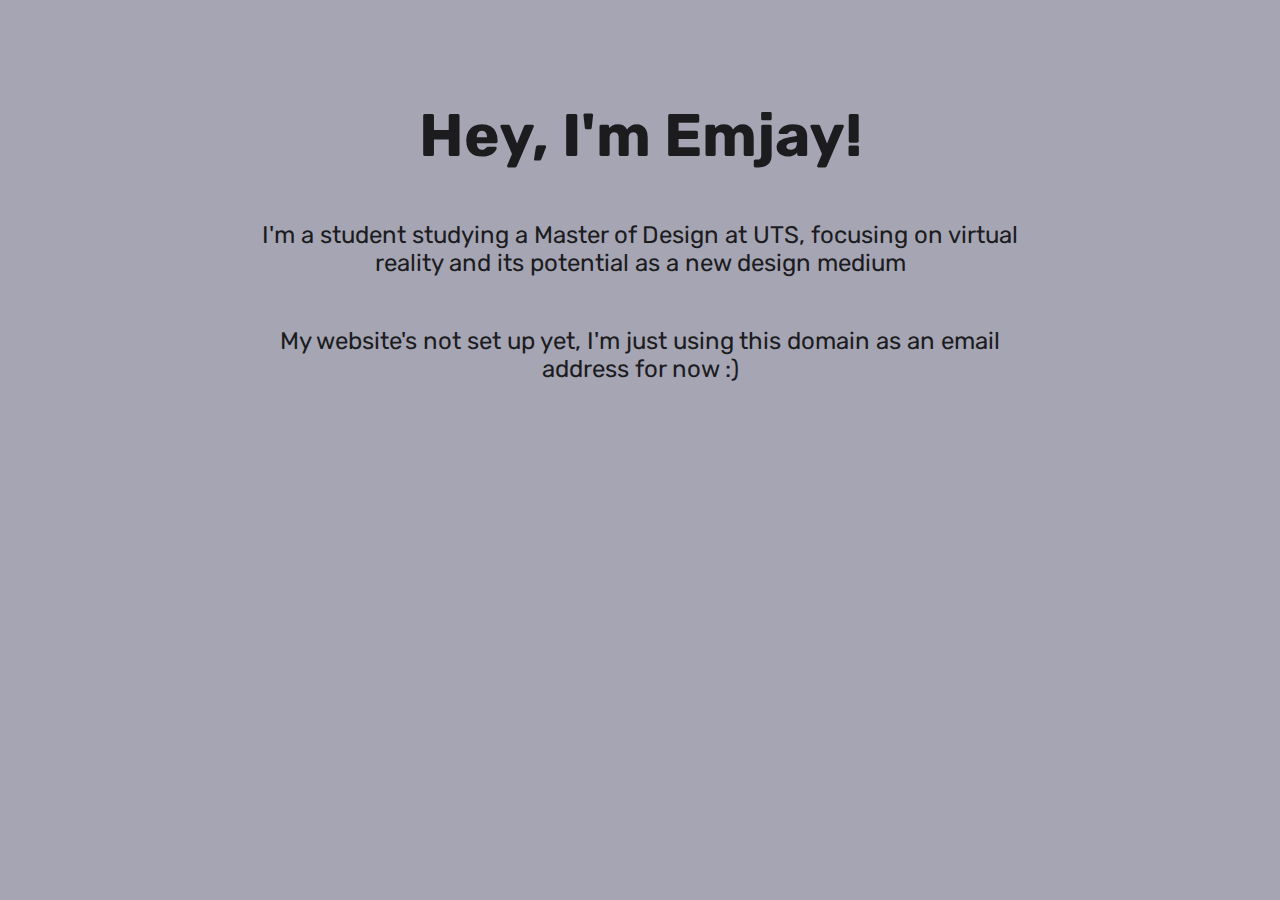
<file: index.html>
<!doctype html>
<!-- G'day :) -->

<html>
    <head>
        <meta charset="utf-8">
        <meta name="description" content="Emjay Fisher">
        <meta name="viewport" content="width=device-width">

        <title>Emjay Fisher</title>
        <link href="styles.css" rel="stylesheet">
    </head>

    <body>
        <main>
            <h1>Hey, I'm Emjay!</h1>

            <p>I'm a student studying a Master of Design at UTS, focusing on virtual reality and its potential as a new design medium</p>

            <p>My website's not set up yet, I'm just using this domain as an email address for now :)</p>
        </main>
    </body>
</html>
</file>
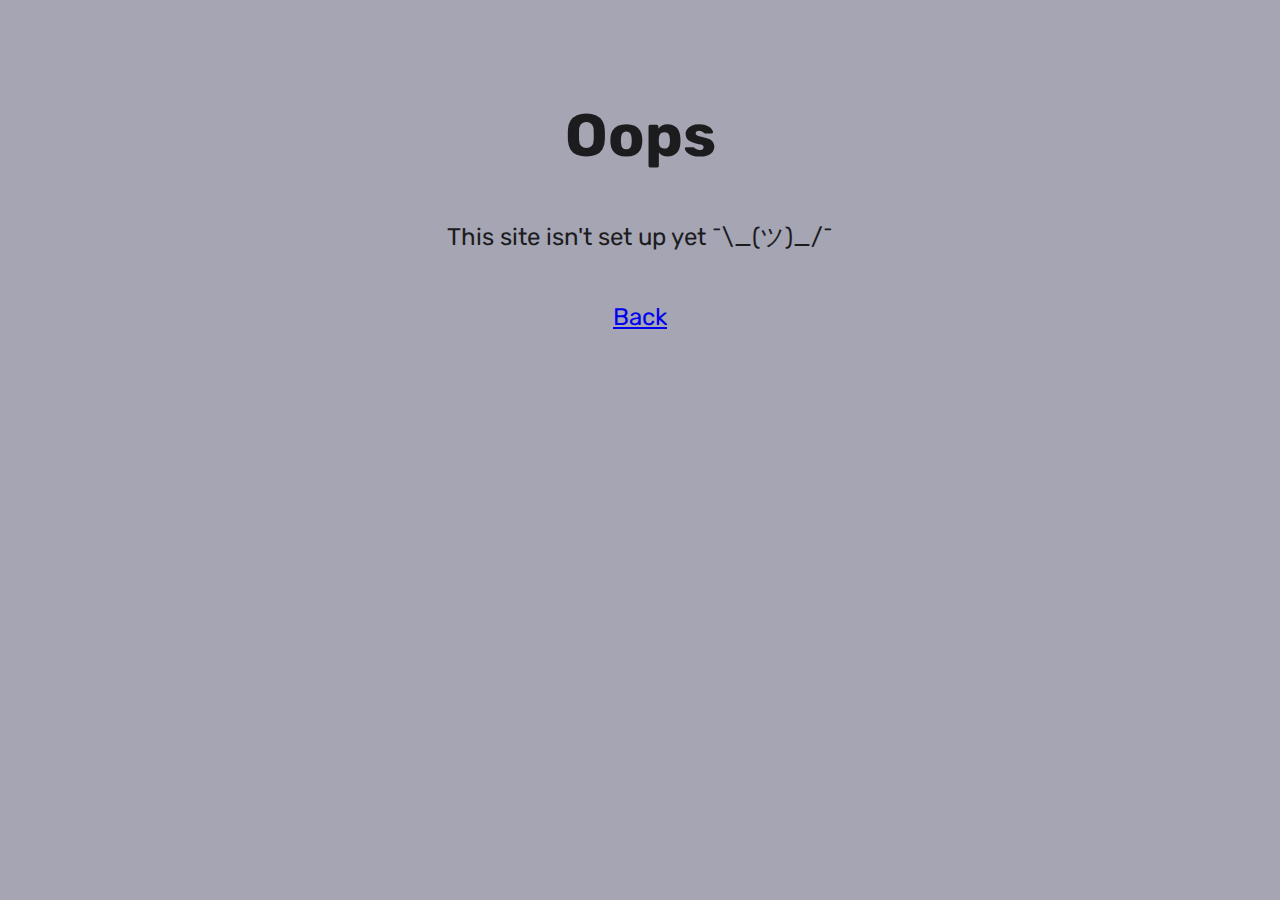
<file: placeholder.html>
<!doctype html>
<!-- G'day :) -->

<html>
    <head>
        <meta charset="utf-8">
        <meta name="description" content="Emjay Fisher">
        <meta name="viewport" content="width=device-width">

        <title>Emjay Fisher</title>
        <link href="styles.css" rel="stylesheet">
    </head>

    <body>
        <main>
            <h1>Oops</h1>

            <p id="placeholder">This site isn't set up yet ¯\_(ツ)_/¯</p>

            <a href="https://emjay.fish"><p>Back</p></a>
        </main>
    </body>
</html>
</file>
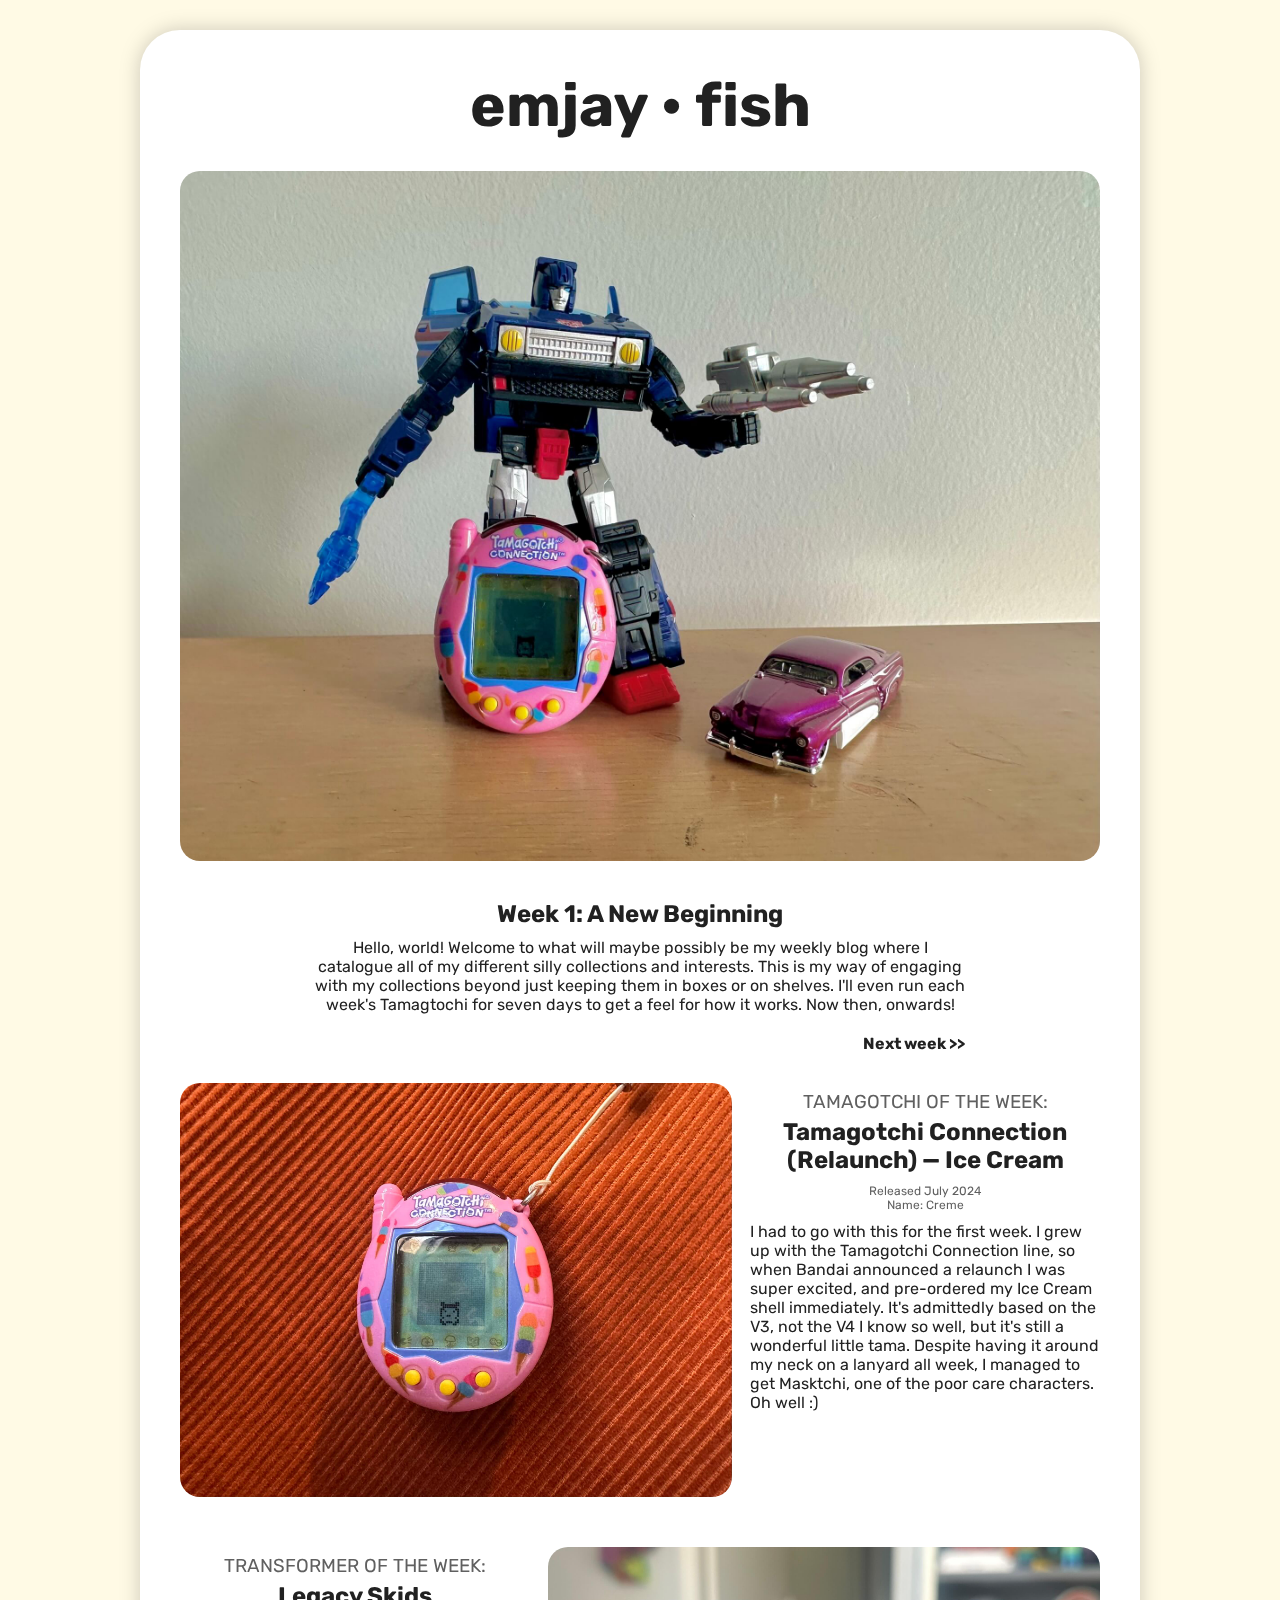
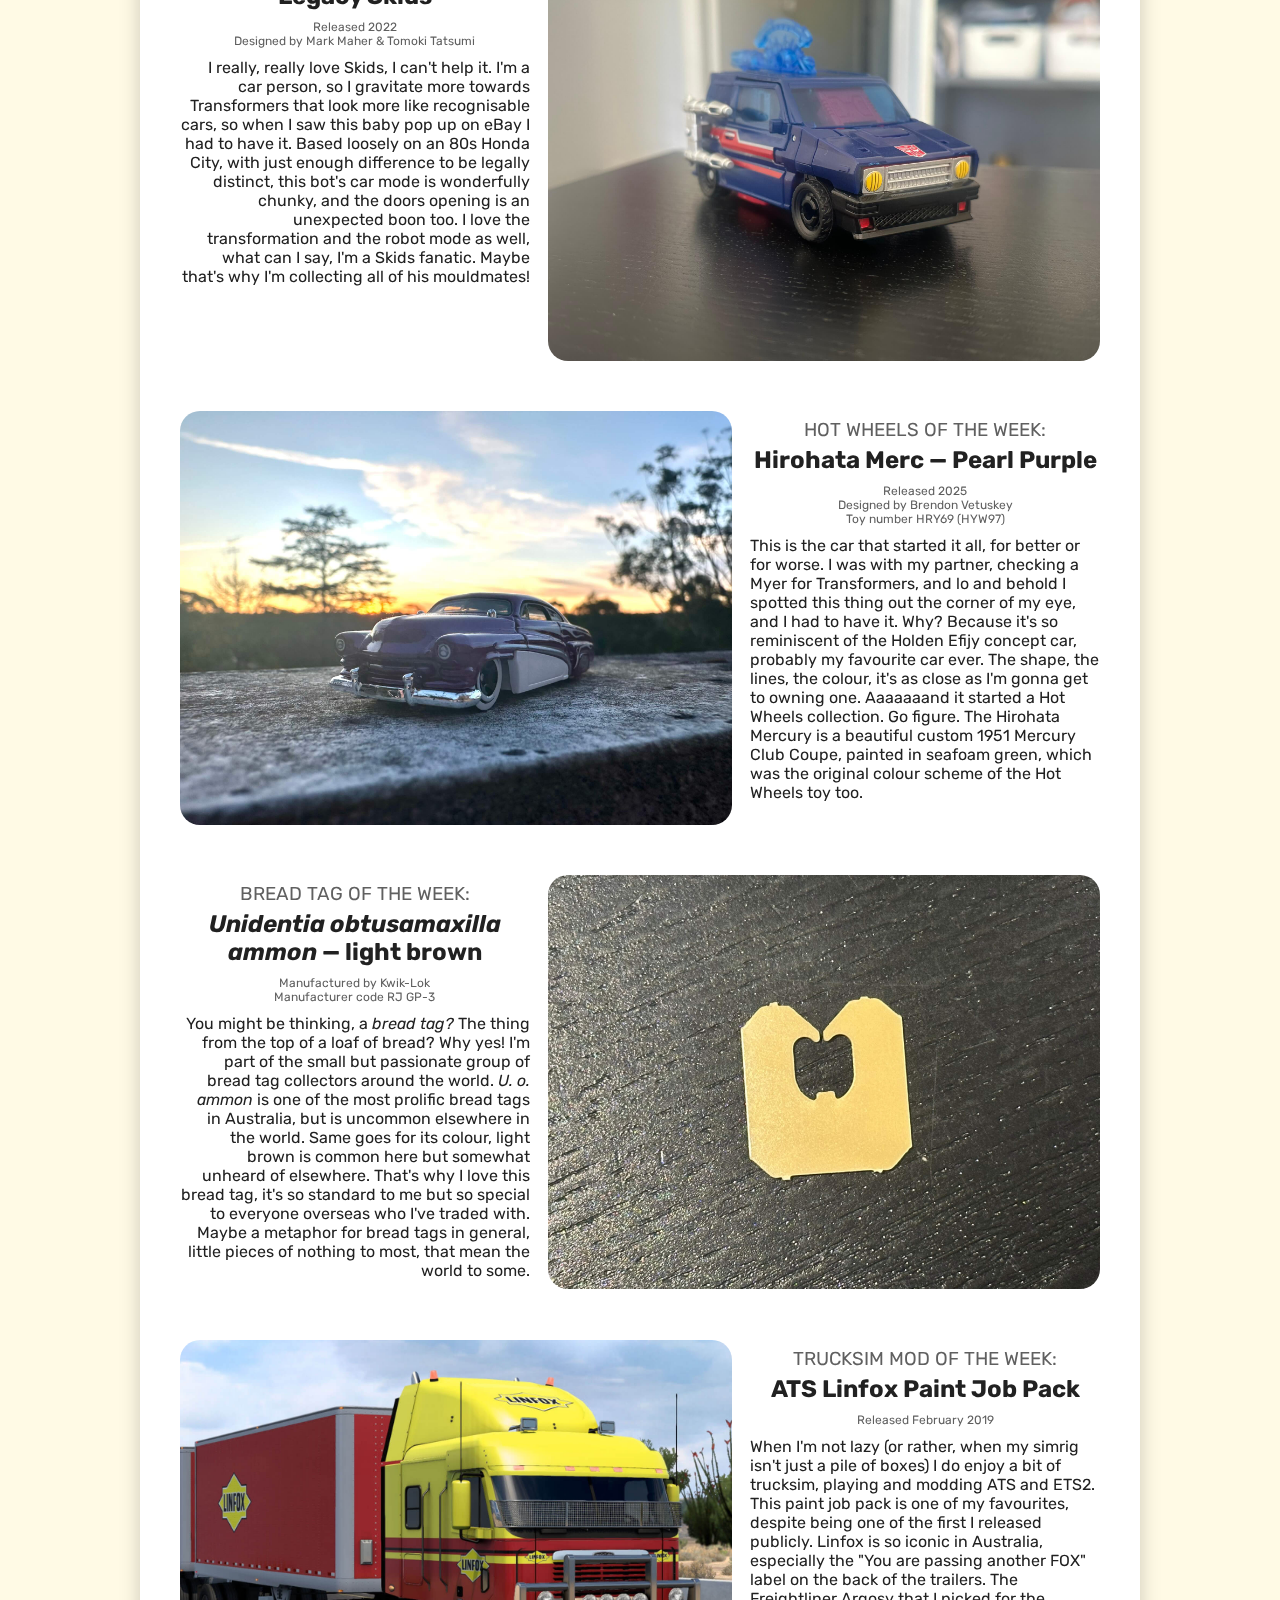
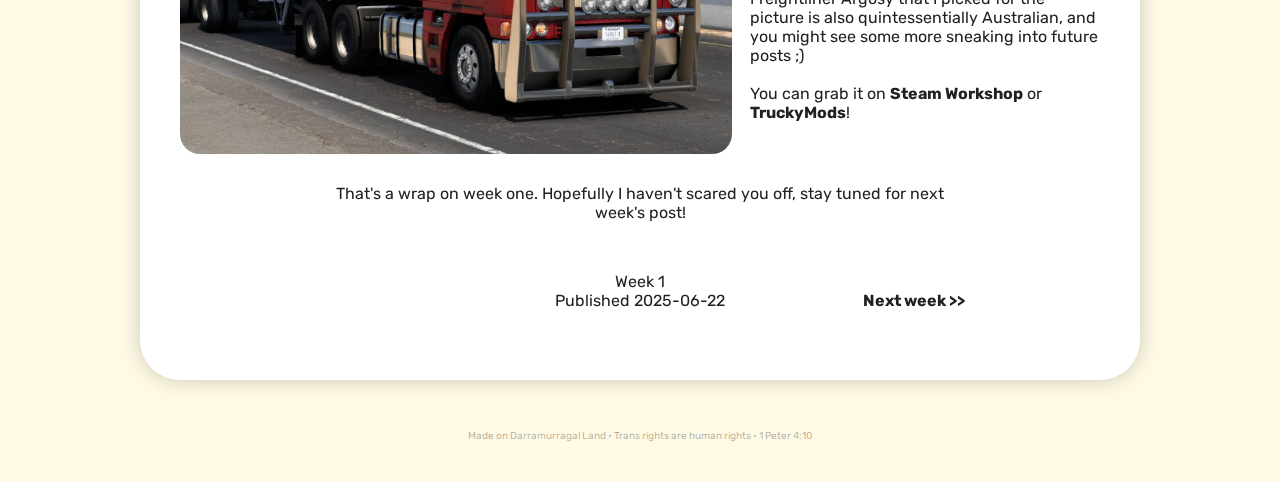
<file: blog/1.html>
<!doctype html>
<!-- What are we, some kind of emjay.fish? -->

<html>
    <head>
        <meta charset="utf-8">
        <meta name="description" content="emjay • fish">
        <meta name="viewport" content="width=device-width">
        <meta property="og:image" content="https://emjay.fish/blog/images/1-hero.jpg">

        <title>emjay &bull; fish</title>
        <link href="../styles-blog.css" rel="stylesheet">
    </head>

    <body>
        <main>
            <a href="https://emjay.fish/blog"><h1>emjay &bull; fish</h1></a>

            <img src="images/1-hero.jpg" alt="Transformer in robot mode with pink Tamagotchi leaning against its legs, and a Hot Wheels car next to it">

            <div class="description">
                <h2>Week 1: A New Beginning</h2>
                <p>
                    Hello, world! Welcome to what will maybe possibly be my weekly blog where I catalogue all of my different silly collections and interests. 
                    This is my way of engaging with my collections beyond just keeping them in boxes or on shelves. 
                    I'll even run each week's Tamagtochi for seven days to get a feel for how it works. Now then, onwards!
                </p>
            </div>

            <div class="nav-buttons">
                <p></p>
                <p></p>
                <p class="nav-r"><a href="https://emjay.fish/blog/2">Next week &gt;&gt;</a></p>
            </div>

            <div class="outer-grid">

                <div class="left-grid" id="tamagotchi">
                    <img class="grid-img" src="images/1-tama.jpg" alt="Pink tamagotchi on an orange corduroy fabric background">
                    <div class="grid-txt">
                        <h3>Tamagotchi of the Week:</h3>
                        <h2>Tamagotchi Connection (Relaunch) &mdash; Ice Cream</h2>
                        <p class="info">Released July 2024<br>Name: Creme</p>
                        <p>
                            I had to go with this for the first week. I grew up with the Tamagotchi Connection line, so when Bandai announced a relaunch I was super excited, 
                            and pre-ordered my Ice Cream shell immediately. It's admittedly based on the V3, not the V4 I know so well, but it's still a wonderful little tama.
                            Despite having it around my neck on a lanyard all week, I managed to get Masktchi, one of the poor care characters. Oh well :)
                        </p>
                    </div>
                </div>

                <div class="right-grid" id="transformer">
                    <img class="grid-img" src="images/1-transformer.jpg" alt="Blue transformer in vehicle mode">
                    <div class="grid-txt">
                        <h3>Transformer of the Week:</h3>
                        <h2>Legacy Skids</h2>
                        <p class="info">Released 2022<br>Designed by Mark Maher & Tomoki Tatsumi</p>
                        <p>
                            I really, really love Skids, I can't help it. I'm a car person, so I gravitate more towards Transformers that look more like recognisable cars,
                            so when I saw this baby pop up on eBay I had to have it. Based loosely on an 80s Honda City, with just enough difference to be legally distinct,
                            this bot's car mode is wonderfully chunky, and the doors opening is an unexpected boon too. I love the transformation and the robot mode as well,
                            what can I say, I'm a Skids fanatic. Maybe that's why I'm collecting all of his mouldmates!
                        </p>
                    </div>
                </div>

                <div class="left-grid" id="hot-wheels">
                    <img class="grid-img" src="images/1-hot-wheels.jpg" alt="Purple hot wheels car perched on a railing with a sunset behind">
                    <div class="grid-txt">
                        <h3>Hot Wheels of the Week:</h3>
                        <h2>Hirohata Merc &mdash; Pearl Purple</h2>
                        <p class="info">Released 2025<br>Designed by Brendon Vetuskey<br>Toy number HRY69 (HYW97)</p>
                        <p>
                            This is the car that started it all, for better or for worse. I was with my partner, checking a Myer for Transformers, and lo and behold I spotted
                            this thing out the corner of my eye, and I had to have it. Why? Because it's so reminiscent of the Holden Efijy concept car, probably my favourite
                            car ever. The shape, the lines, the colour, it's as close as I'm gonna get to owning one. Aaaaaaand it started a Hot Wheels collection. Go figure.
                            The Hirohata Mercury is a beautiful custom 1951 Mercury Club Coupe, painted in seafoam green, which was the original colour scheme of the Hot Wheels toy too.
                        </p>
                    </div>
                </div>

                <div class="right-grid" id="bread-tag">
                    <img class="grid-img" src="images/1-bread-tag.jpg" alt="Brown bread tag on black background">
                    <div class="grid-txt">
                        <h3>Bread Tag of the Week:</h3>
                        <h2><i>Unidentia obtusamaxilla ammon</i> &mdash; light brown</h2>
                        <p class="info">Manufactured by Kwik-Lok<br>Manufacturer code RJ GP-3</p>
                        <p>
                            You might be thinking, a <em>bread tag?</em> The thing from the top of a loaf of bread? Why yes! I'm part of the small but passionate group of bread tag collectors around the world.
                            <i>U. o. ammon</i> is one of the most prolific bread tags in Australia, but is uncommon elsewhere in the world. Same goes for its colour,
                            light brown is common here but somewhat unheard of elsewhere. That's why I love this bread tag, it's so standard to me but so special to everyone overseas
                            who I've traded with. Maybe a metaphor for bread tags in general, little pieces of nothing to most, that mean the world to some.
                        </p>
                    </div>
                </div>

                <div class="left-grid" id="trucksim">
                    <img class="grid-img" src="images/1-trucksim.jpg" alt="Linfox-branded truck with trailers">
                    <div class="grid-txt">
                        <h3>Trucksim Mod of the Week:</h3>
                        <h2>ATS Linfox Paint Job Pack</h2>
                        <p class="info">Released February 2019</p>
                        <p>
                            When I'm not lazy (or rather, when my simrig isn't just a pile of boxes) I do enjoy a bit of trucksim, playing and modding ATS and ETS2. This paint job pack is one
                            of my favourites, despite being one of the first I released publicly. Linfox is so iconic in Australia, especially the "You are passing another FOX" label on the
                            back of the trailers. The Freightliner Argosy that I picked for the picture is also quintessentially Australian, and you might see some more sneaking into future posts ;)
                            <br><br>You can grab it on <a href="https://steamcommunity.com/sharedfiles/filedetails/?id=1662312280">Steam Workshop</a> or 
                            <a href="https://truckymods.io/american-truck-simulator/truck-paint-jobs/linfox-paint-job-pack">TruckyMods</a>!
                        </p>
                    </div>
                </div>

            </div> <!-- outer-grid -->

            <div class="description bottom-desc">
                <p>That's a wrap on week one. Hopefully I haven't scared you off, stay tuned for next week's post!</p>
            </div>

            <div class="nav-buttons">
                <p></p>
                <p>Week 1<br>Published 2025-06-22</p>
                <p class="nav-r"><a href="https://emjay.fish/blog/2"><br>Next week &gt;&gt;</a></p>
            </div>
        </main>

        <footer>
            <p>Made on Darramurragal Land &bull; Trans rights are human rights &bull; 1 Peter 4:10</p>
        </footer>
    </body>
</html>
</file>
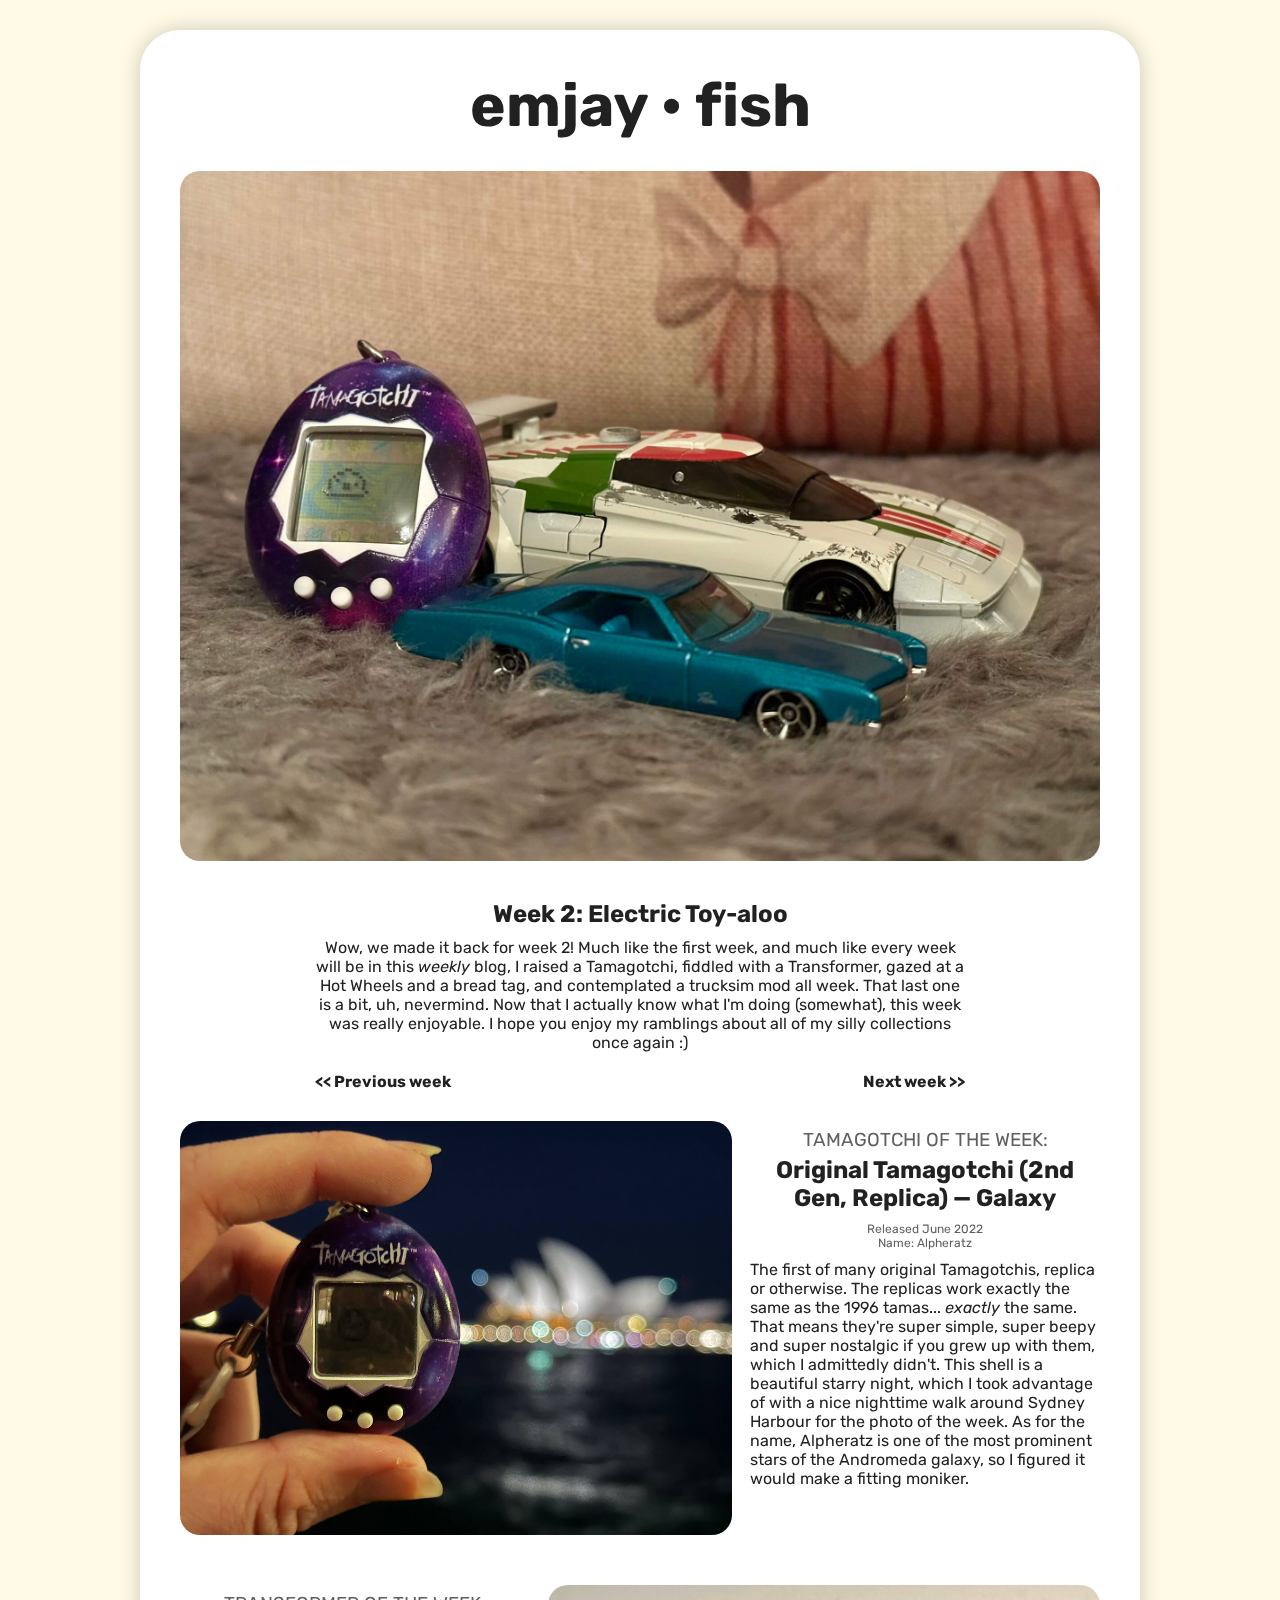
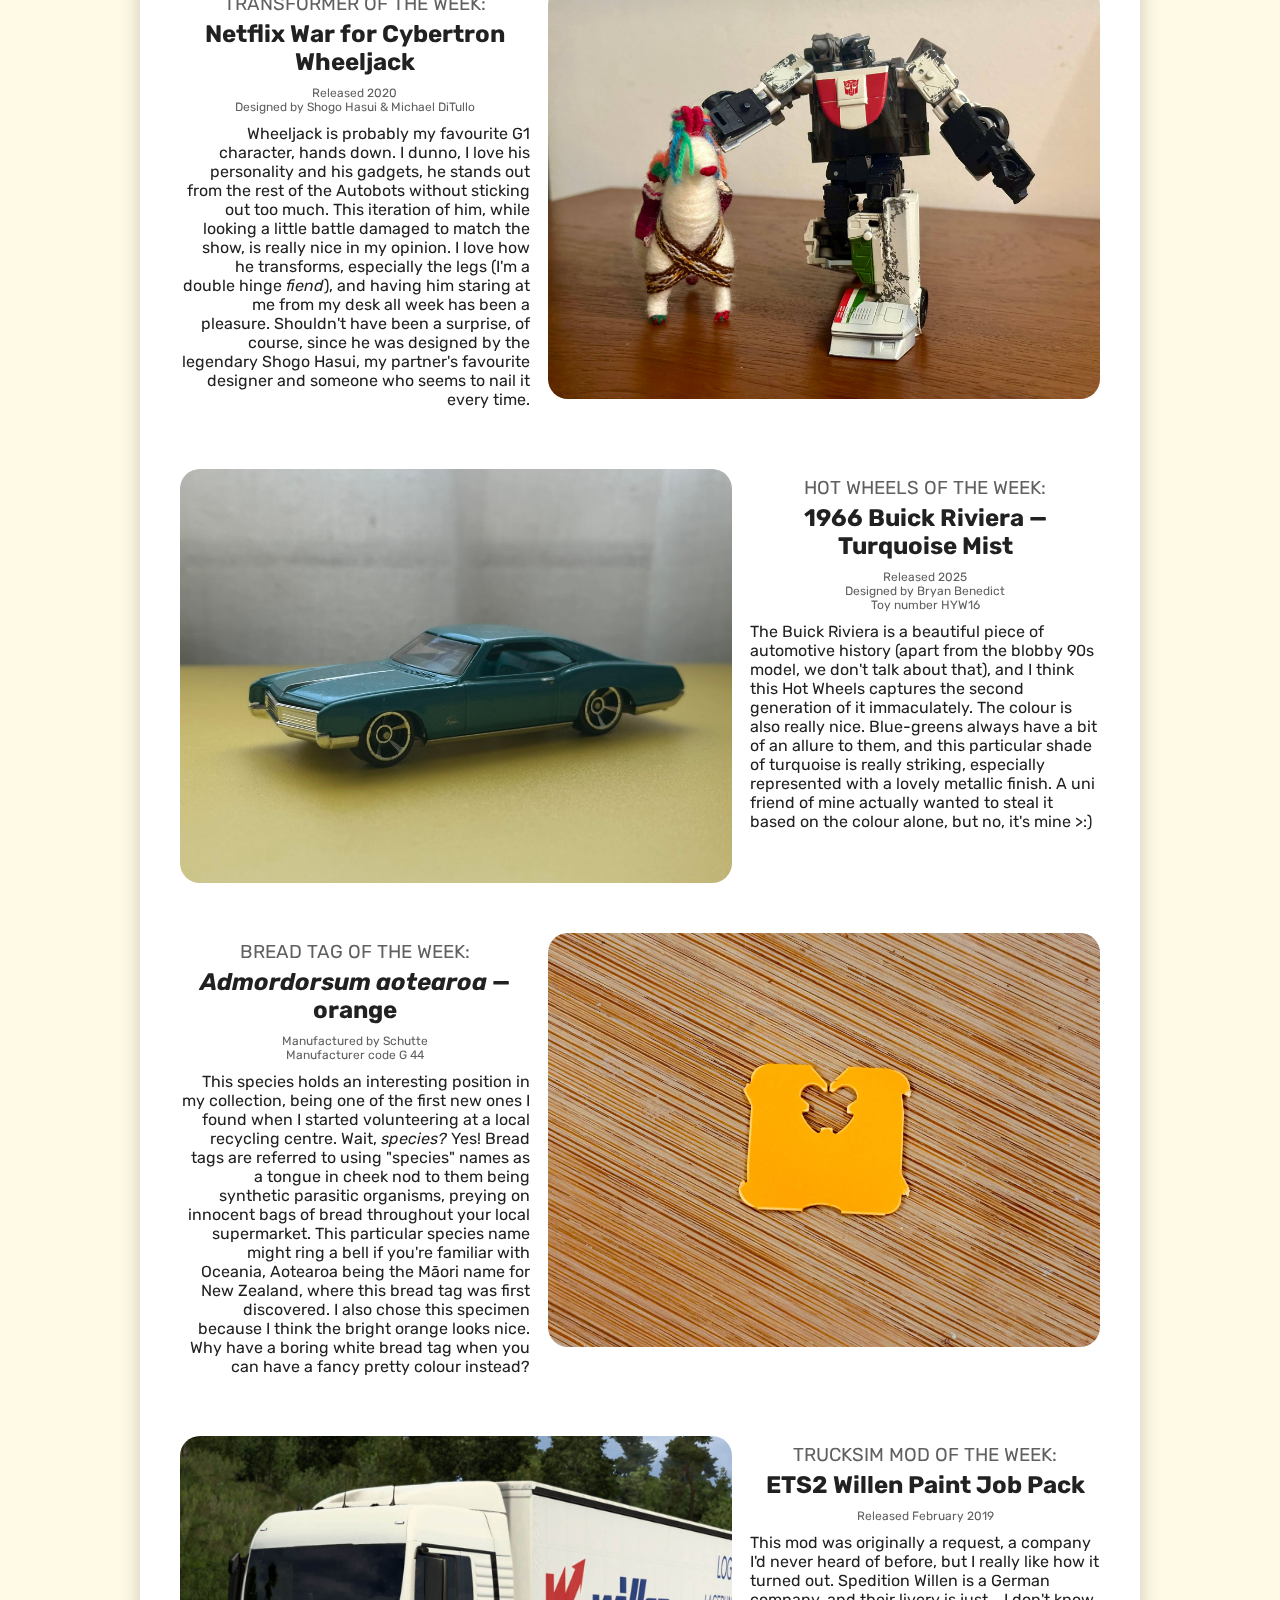
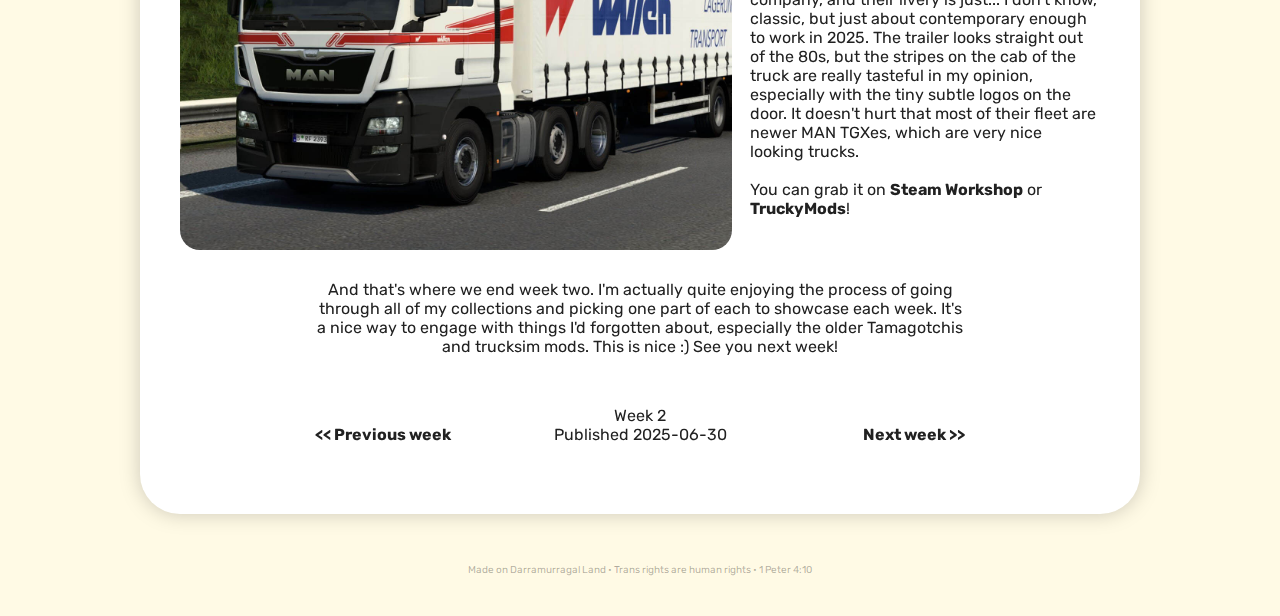
<file: blog/2.html>
<!doctype html>
<!-- What are we, some kind of emjay.fish? -->

<html>
    <head>
        <meta charset="utf-8">
        <meta name="description" content="A silly little blog about Tamagotchis, Transformers and more">
        <meta name="viewport" content="width=device-width">
        <meta property="og:image" content="https://emjay.fish/blog/images/2-hero.jpg">

        <title>emjay &bull; fish</title>
        <link href="../styles-blog.css" rel="stylesheet">
    </head>

    <body>
        <main>
            <a href="https://emjay.fish/blog"><h1>emjay &bull; fish</h1></a>

            <img src="images/2-hero.jpg" alt="A large white car and a small blue-green car with a purple Tamagotchi resting on them, sitting on a fluffy surface">

            <div class="description">
                <h2>Week 2: Electric Toy-aloo</h2>
                <p>
                    Wow, we made it back for week 2! Much like the first week, and much like every week will be in this <em>weekly</em> blog, I raised a Tamagotchi, fiddled with a Transformer, gazed at a Hot Wheels and a bread tag, 
                    and contemplated a trucksim mod all week. That last one is a bit, uh, nevermind. Now that I actually know what I'm doing (somewhat), this week was really enjoyable.
                    I hope you enjoy my ramblings about all of my silly collections once again :)
                </p>
            </div>

            <div class="nav-buttons-top">
                <p class="nav-l"><a href="https://emjay.fish/blog/1">&lt;&lt; Previous week</a></p>
                <p class="nav-r"><a href="https://emjay.fish/blog/3">Next week &gt;&gt;</a></p>
            </div>

            <div class="outer-grid">

                <div class="left-grid" id="tamagotchi">
                    <img class="grid-img" src="images/2-tama.jpg" alt="Purple Tamagotchi held up with the Sydney Opera House blurred in the background">
                    <div class="grid-txt">
                        <h3>Tamagotchi of the Week:</h3>
                        <h2>Original Tamagotchi (2nd Gen, Replica) &mdash; Galaxy</h2>
                        <p class="info">Released June 2022<br>Name: Alpheratz</p>
                        <p>
                            The first of many original Tamagotchis, replica or otherwise. The replicas work exactly the same as the 1996 tamas... <em>exactly</em> the same.
                            That means they're super simple, super beepy and super nostalgic if you grew up with them, which I admittedly didn't. This shell is a beautiful starry night, 
                            which I took advantage of with a nice nighttime walk around Sydney Harbour for the photo of the week. As for the name, Alpheratz is one of the most prominent stars 
                            of the Andromeda galaxy, so I figured it would make a fitting moniker.
                        </p>
                    </div>
                </div>

                <div class="right-grid" id="transformer">
                    <img class="grid-img" src="images/2-transformer.jpg" alt="White Transformer crouching down to pat a small toy alpaca">
                    <div class="grid-txt">
                        <h3>Transformer of the Week:</h3>
                        <h2>Netflix War for Cybertron Wheeljack</h2>
                        <p class="info">Released 2020<br>Designed by Shogo Hasui & Michael DiTullo</p>
                        <p>
                            Wheeljack is probably my favourite G1 character, hands down. I dunno, I love his personality and his gadgets, he stands out from the rest of the Autobots without sticking out too much.
                            This iteration of him, while looking a little battle damaged to match the show, is really nice in my opinion. I love how he transforms, especially the legs (I'm a double hinge <em>fiend</em>),
                            and having him staring at me from my desk all week has been a pleasure. Shouldn't have been a surprise, of course, since he was designed by the legendary Shogo Hasui, my partner's favourite
                            designer and someone who seems to nail it every time.
                        </p>
                    </div>
                </div>

                <div class="left-grid" id="hot-wheels">
                    <img class="grid-img" src="images/2-hot-wheels.jpg" alt="Blue-green toy car sitting on a bright yellow surface">
                    <div class="grid-txt">
                        <h3>Hot Wheels of the Week:</h3>
                        <h2>1966 Buick Riviera &mdash; Turquoise Mist</h2>
                        <p class="info">Released 2025<br>Designed by Bryan Benedict<br>Toy number HYW16</p>
                        <p>
                            The Buick Riviera is a beautiful piece of automotive history (apart from the blobby 90s model, we don't talk about that), and I think this Hot Wheels captures the second generation of it immaculately.
                            The colour is also really nice. Blue-greens always have a bit of an allure to them, and this particular shade of turquoise is really striking, especially represented with a lovely
                            metallic finish. A uni friend of mine actually wanted to steal it based on the colour alone, but no, it's mine >:)
                        </p>
                    </div>
                </div>

                <div class="right-grid" id="bread-tag">
                    <img class="grid-img" src="images/2-bread-tag.jpg" alt="Orange bread tag on a wood grain background">
                    <div class="grid-txt">
                        <h3>Bread Tag of the Week:</h3>
                        <h2><i>Admordorsum aotearoa</i> &mdash; orange</h2>
                        <p class="info">Manufactured by Schutte<br>Manufacturer code G 44</p>
                        <p>
                            This species holds an interesting position in my collection, being one of the first new ones I found when I started volunteering at a local recycling centre. Wait, <em>species?</em> Yes!
                            Bread tags are referred to using "species" names as a tongue in cheek nod to them being synthetic parasitic organisms, preying on innocent bags of bread throughout your local supermarket.
                            This particular species name might ring a bell if you're familiar with Oceania, Aotearoa being the M&amacr;ori name for New Zealand, where this bread tag was first discovered.
                            I also chose this specimen because I think the bright orange looks nice. Why have a boring white bread tag when you can have a fancy pretty colour instead?
                        </p>
                    </div>
                </div>

                <div class="left-grid" id="trucksim">
                    <img class="grid-img" src="images/2-trucksim.jpg" alt="Willen-branded truck and trailer">
                    <div class="grid-txt">
                        <h3>Trucksim Mod of the Week:</h3>
                        <h2>ETS2 Willen Paint Job Pack</h2>
                        <p class="info">Released February 2019</p>
                        <p>
                            This mod was originally a request, a company I'd never heard of before, but I really like how it turned out. Spedition Willen is a German company, and their livery is just... I don't know,
                            classic, but just about contemporary enough to work in 2025. The trailer looks straight out of the 80s, but the stripes on the cab of the truck are really tasteful in my opinion,
                            especially with the tiny subtle logos on the door. It doesn't hurt that most of their fleet are newer MAN TGXes, which are very nice looking trucks.
                            <br><br>You can grab it on <a href="https://steamcommunity.com/sharedfiles/filedetails/?id=1627841940">Steam Workshop</a> or 
                            <a href="https://truckymods.io/euro-truck-simulator-2/truck-paint-jobs/willen-paint-job-pack">TruckyMods</a>!
                        </p>
                    </div>
                </div>

            </div> <!-- outer-grid -->

            <div class="description bottom-desc">
                <p>And that's where we end week two. I'm actually quite enjoying the process of going through all of my collections and picking one part of each to showcase each week. 
                    It's a nice way to engage with things I'd forgotten about, especially the older Tamagotchis and trucksim mods. This is nice :) See you next week!
                </p>
            </div>

            <div class="nav-buttons">
                <p class="nav-l"><a href="https://emjay.fish/blog/1"><br>&lt;&lt; Previous week</a></p>
                <p>Week 2<br>Published 2025-06-30</p>
                <p class="nav-r"><a href="https://emjay.fish/blog/3"><br>Next week &gt;&gt;</a></p>
            </div>
        </main>

        <footer>
            <p>Made on Darramurragal Land &bull; Trans rights are human rights &bull; 1 Peter 4:10</p>
        </footer>
    </body>
</html>
</file>
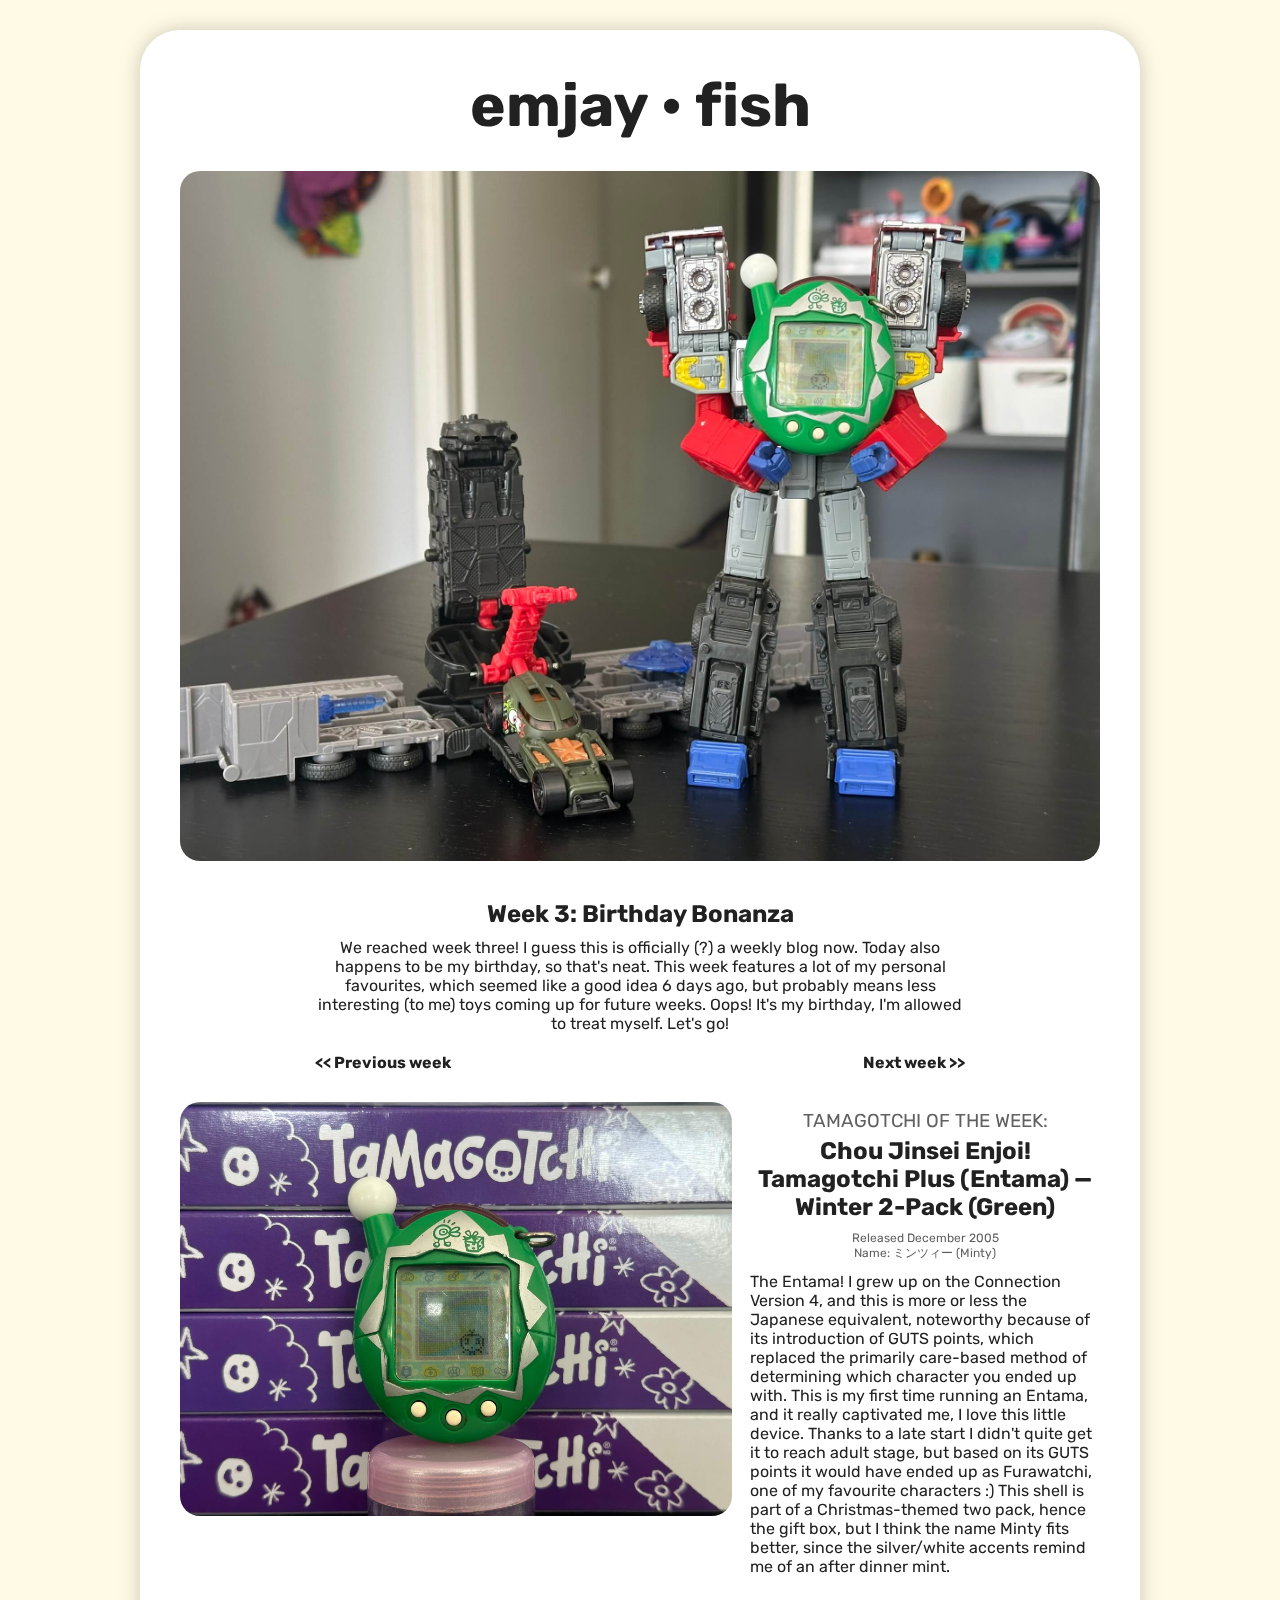
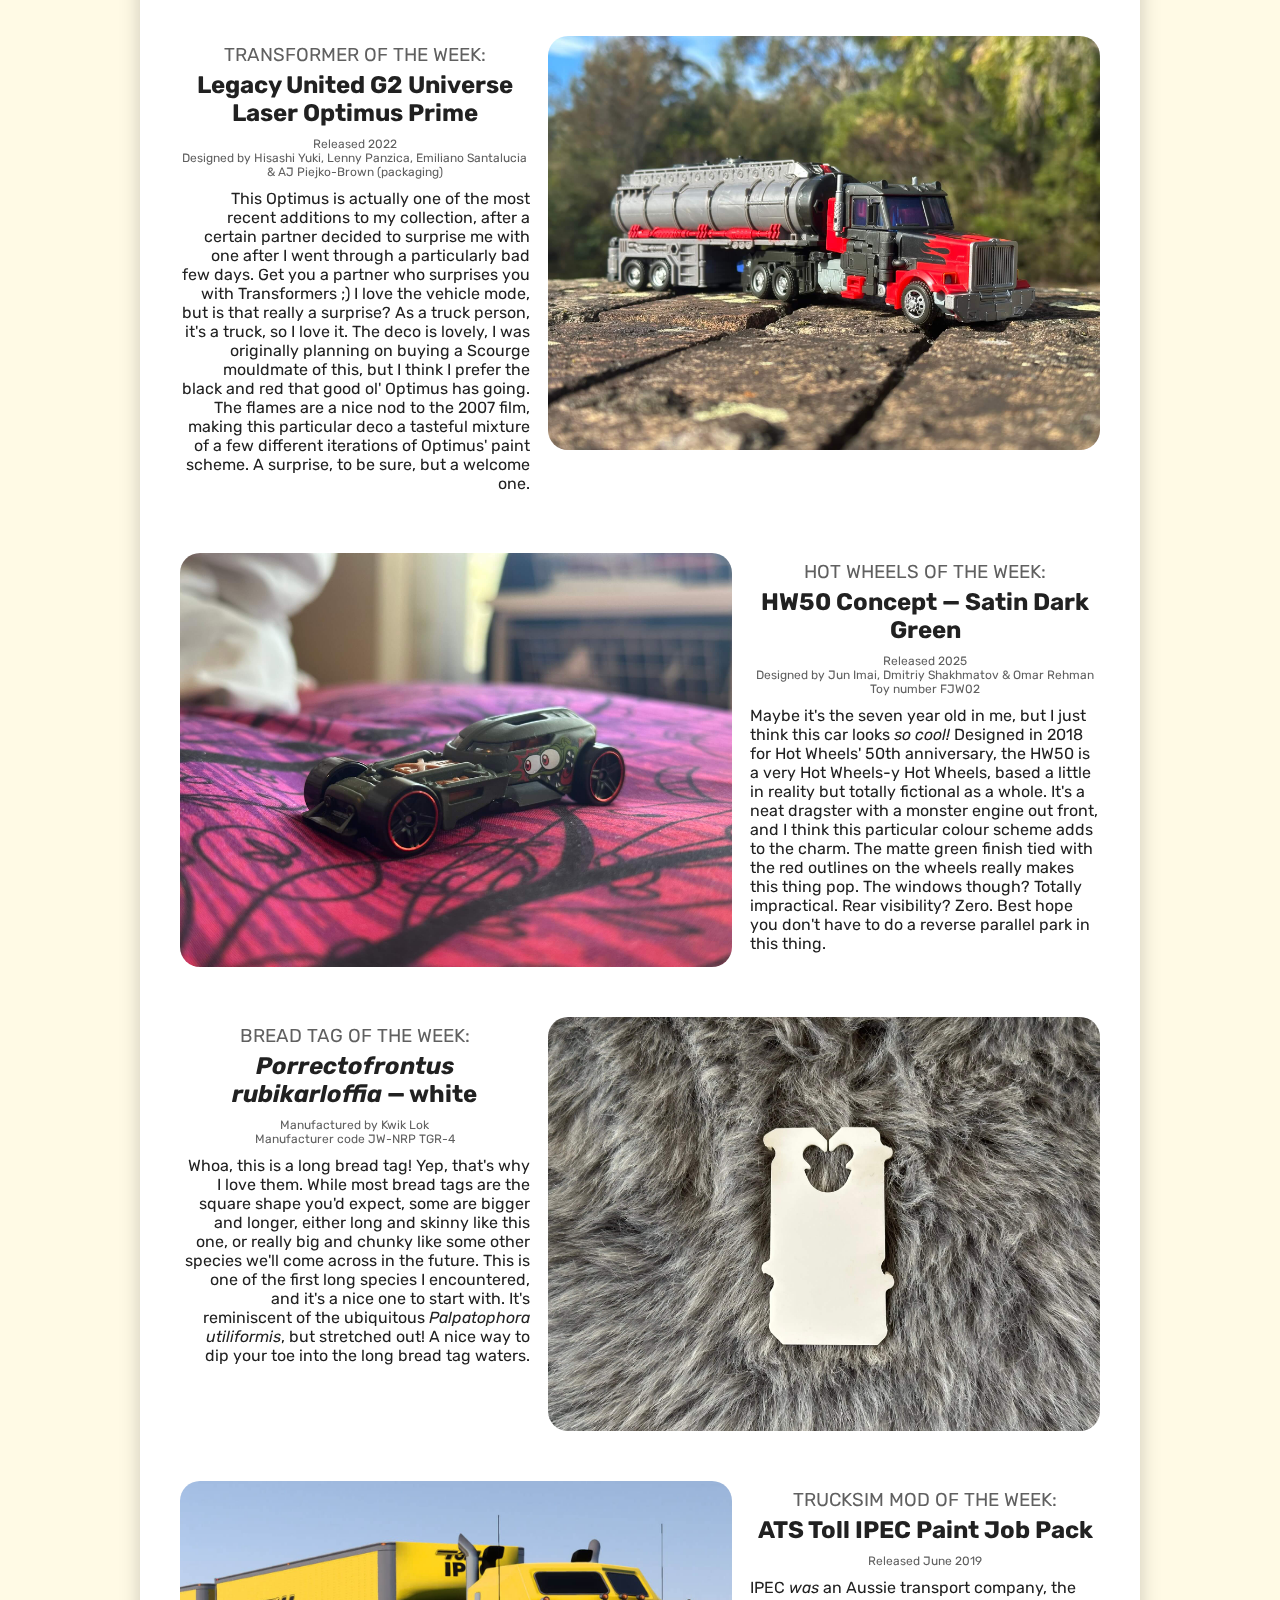
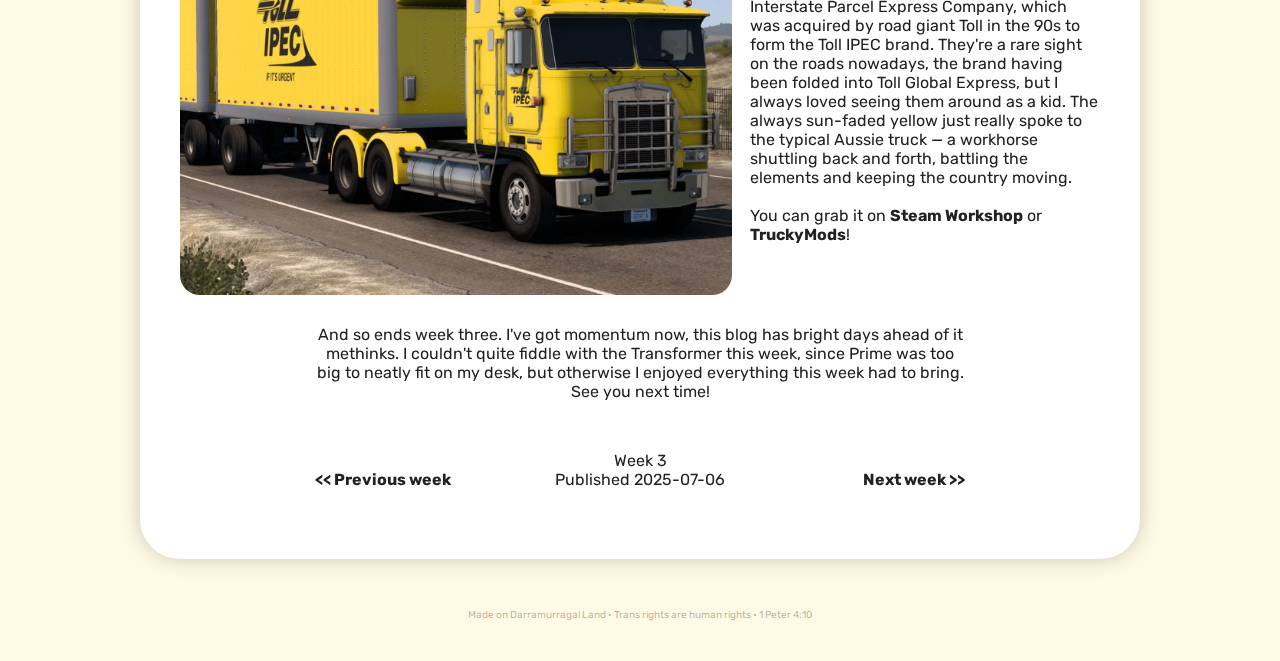
<file: blog/3.html>
<!doctype html>
<!-- What are we, some kind of emjay.fish? -->

<html>
    <head>
        <meta charset="utf-8">
        <meta name="description" content="emjay • fish">
        <meta name="viewport" content="width=device-width">
        <meta property="og:image" content="https://emjay.fish/blog/images/3-hero.jpg">

        <title>emjay &bull; fish</title>
        <link href="../styles-blog.css" rel="stylesheet">
    </head>

    <body>
        <main>
            <a href="https://emjay.fish/blog"><h1>emjay &bull; fish</h1></a>

            <img src="images/3-hero.jpg" alt="Transformer holding a green Tamagotchi, and a Hot Wheels car parked in the repair bay of the Transformers base mode">

            <div class="description">
                <h2>Week 3: Birthday Bonanza</h2>
                <p>
                    We reached week three! I guess this is officially (?) a weekly blog now. Today also happens to be my birthday, so that's neat. This week features a lot of my personal
                    favourites, which seemed like a good idea 6 days ago, but probably means less interesting (to me) toys coming up for future weeks. Oops! It's my birthday, I'm allowed
                    to treat myself. Let's go!
                </p>
            </div>

            <div class="nav-buttons-top">
                <p class="nav-l"><a href="https://emjay.fish/blog/2">&lt;&lt; Previous week</a></p>
                <p class="nav-r"><a href="https://emjay.fish/blog/4">Next week &gt;&gt;</a></p>
            </div>

            <div class="outer-grid">

                <div class="left-grid" id="tamagotchi">
                    <img class="grid-img" src="images/3-tama.jpg" alt="Green Tamagotchi on a background of stacked Tamagotchi boxes">
                    <div class="grid-txt">
                        <h3>Tamagotchi of the Week:</h3>
                        <h2>Chou Jinsei Enjoi! Tamagotchi Plus (Entama) &mdash; Winter 2-Pack (Green)</h2>
                        <p class="info">Released December 2005<br>Name: &#12511;&#12531;&#12484;&#12451;&#12540; (Minty)</p> <!-- MI N TSU i - -->
                        <p>
                            The Entama! I grew up on the Connection Version 4, and this is more or less the Japanese equivalent, noteworthy because of its introduction of GUTS points, which
                            replaced the primarily care-based method of determining which character you ended up with. This is my first time running an Entama, and it really captivated me, I love
                            this little device. Thanks to a late start I didn't quite get it to reach adult stage, but based on its GUTS points it would have ended up as Furawatchi, one of my
                            favourite characters :) This shell is part of a Christmas-themed two pack, hence the gift box, but I think the name Minty fits better, since the silver/white accents
                            remind me of an after dinner mint.
                        </p>
                    </div>
                </div>

                <div class="right-grid" id="transformer">
                    <img class="grid-img" src="images/3-transformer.jpg" alt="Semi trailer tanker Transformer with trees blurred in the background">
                    <div class="grid-txt">
                        <h3>Transformer of the Week:</h3>
                        <h2>Legacy United G2 Universe Laser Optimus Prime</h2>
                        <p class="info">Released 2022<br>Designed by Hisashi Yuki, Lenny Panzica, Emiliano Santalucia & AJ Piejko-Brown (packaging)</p>
                        <p>
                            This Optimus is actually one of the most recent additions to my collection, after a certain partner decided to surprise me with one after I went through a particularly bad few days.
                            Get you a partner who surprises you with Transformers ;) I love the vehicle mode, but is that really a surprise? As a truck person, it's a truck, so I love it. The deco is lovely, I was originally
                            planning on buying a Scourge mouldmate of this, but I think I prefer the black and red that good ol' Optimus has going. The flames are a nice nod to the 2007 film, making this particular deco
                            a tasteful mixture of a few different iterations of Optimus' paint scheme. A surprise, to be sure, but a welcome one.
                        </p>
                    </div>
                </div>

                <div class="left-grid" id="hot-wheels">
                    <img class="grid-img" src="images/3-hot-wheels.jpg" alt="Dragster Hot Wheels sitting on a pink bedsheet">
                    <div class="grid-txt">
                        <h3>Hot Wheels of the Week:</h3>
                        <h2>HW50 Concept &mdash; Satin Dark Green</h2>
                        <p class="info">Released 2025<br>Designed by Jun Imai, Dmitriy Shakhmatov & Omar Rehman<br>Toy number FJW02</p>
                        <p>
                            Maybe it's the seven year old in me, but I just think this car looks <em>so cool!</em> Designed in 2018 for Hot Wheels' 50th anniversary,
                            the HW50 is a very Hot Wheels-y Hot Wheels, based a little in reality but totally fictional as a whole. It's a neat dragster with a monster
                            engine out front, and I think this particular colour scheme adds to the charm. The matte green finish tied with the red outlines on the wheels
                            really makes this thing pop. The windows though? Totally impractical. Rear visibility? Zero. Best hope you don't have to do a reverse parallel park in this thing.
                        </p>
                    </div>
                </div>

                <div class="right-grid" id="bread-tag">
                    <img class="grid-img" src="images/3-bread-tag.jpg" alt="Tall white bread tag on a fluffy background">
                    <div class="grid-txt">
                        <h3>Bread Tag of the Week:</h3>
                        <h2><i>Porrectofrontus rubikarloffia</i> &mdash; white</h2>
                        <p class="info">Manufactured by Kwik Lok<br>Manufacturer code JW-NRP TGR-4</p>
                        <p>
                            Whoa, this is a long bread tag! Yep, that's why I love them. While most bread tags are the square shape you'd expect, some are bigger and longer, either
                            long and skinny like this one, or really big and chunky like some other species we'll come across in the future. This is one of the first long species I encountered,
                            and it's a nice one to start with. It's reminiscent of the ubiquitous <i>Palpatophora utiliformis</i>, but stretched out! A nice way to dip your toe into the long bread tag waters.
                        </p>
                    </div>
                </div>

                <div class="left-grid" id="trucksim">
                    <img class="grid-img" src="images/3-trucksim.jpg" alt="Yellow Toll IPEC branded truck with box trailers">
                    <div class="grid-txt">
                        <h3>Trucksim Mod of the Week:</h3>
                        <h2>ATS Toll IPEC Paint Job Pack</h2>
                        <p class="info">Released June 2019</p>
                        <p>
                            IPEC <em>was</em> an Aussie transport company, the Interstate Parcel Express Company, which was acquired by road giant Toll in the 90s to form the Toll IPEC brand.
                            They're a rare sight on the roads nowadays, the brand having been folded into Toll Global Express, but I always loved seeing them around as a kid. The always sun-faded yellow
                            just really spoke to the typical Aussie truck &mdash; a workhorse shuttling back and forth, battling the elements and keeping the country moving.
                            <br><br>You can grab it on <a href="https://steamcommunity.com/sharedfiles/filedetails/?id=1764113345">Steam Workshop</a> or 
                            <a href="https://truckymods.io/american-truck-simulator/truck-paint-jobs/toll-ipec-paint-job-pack">TruckyMods</a>!
                        </p>
                    </div>
                </div>

            </div> <!-- outer-grid -->

            <div class="description bottom-desc">
                <p>
                    And so ends week three. I've got momentum now, this blog has bright days ahead of it methinks. I couldn't quite fiddle with the Transformer this week, since Prime was too big to neatly fit
                    on my desk, but otherwise I enjoyed everything this week had to bring. See you next time!
                </p>
            </div>

            <div class="nav-buttons">
                <p class="nav-l"><a href="https://emjay.fish/blog/2"><br>&lt;&lt; Previous week</a></p>
                <p>Week 3<br>Published 2025-07-06</p>
                <p class="nav-r"><a href="https://emjay.fish/blog/4"><br>Next week &gt;&gt;</a></p>
            </div>
        </main>

        <footer>
            <p>Made on Darramurragal Land &bull; Trans rights are human rights &bull; 1 Peter 4:10</p>
        </footer>
    </body>
</html>
</file>
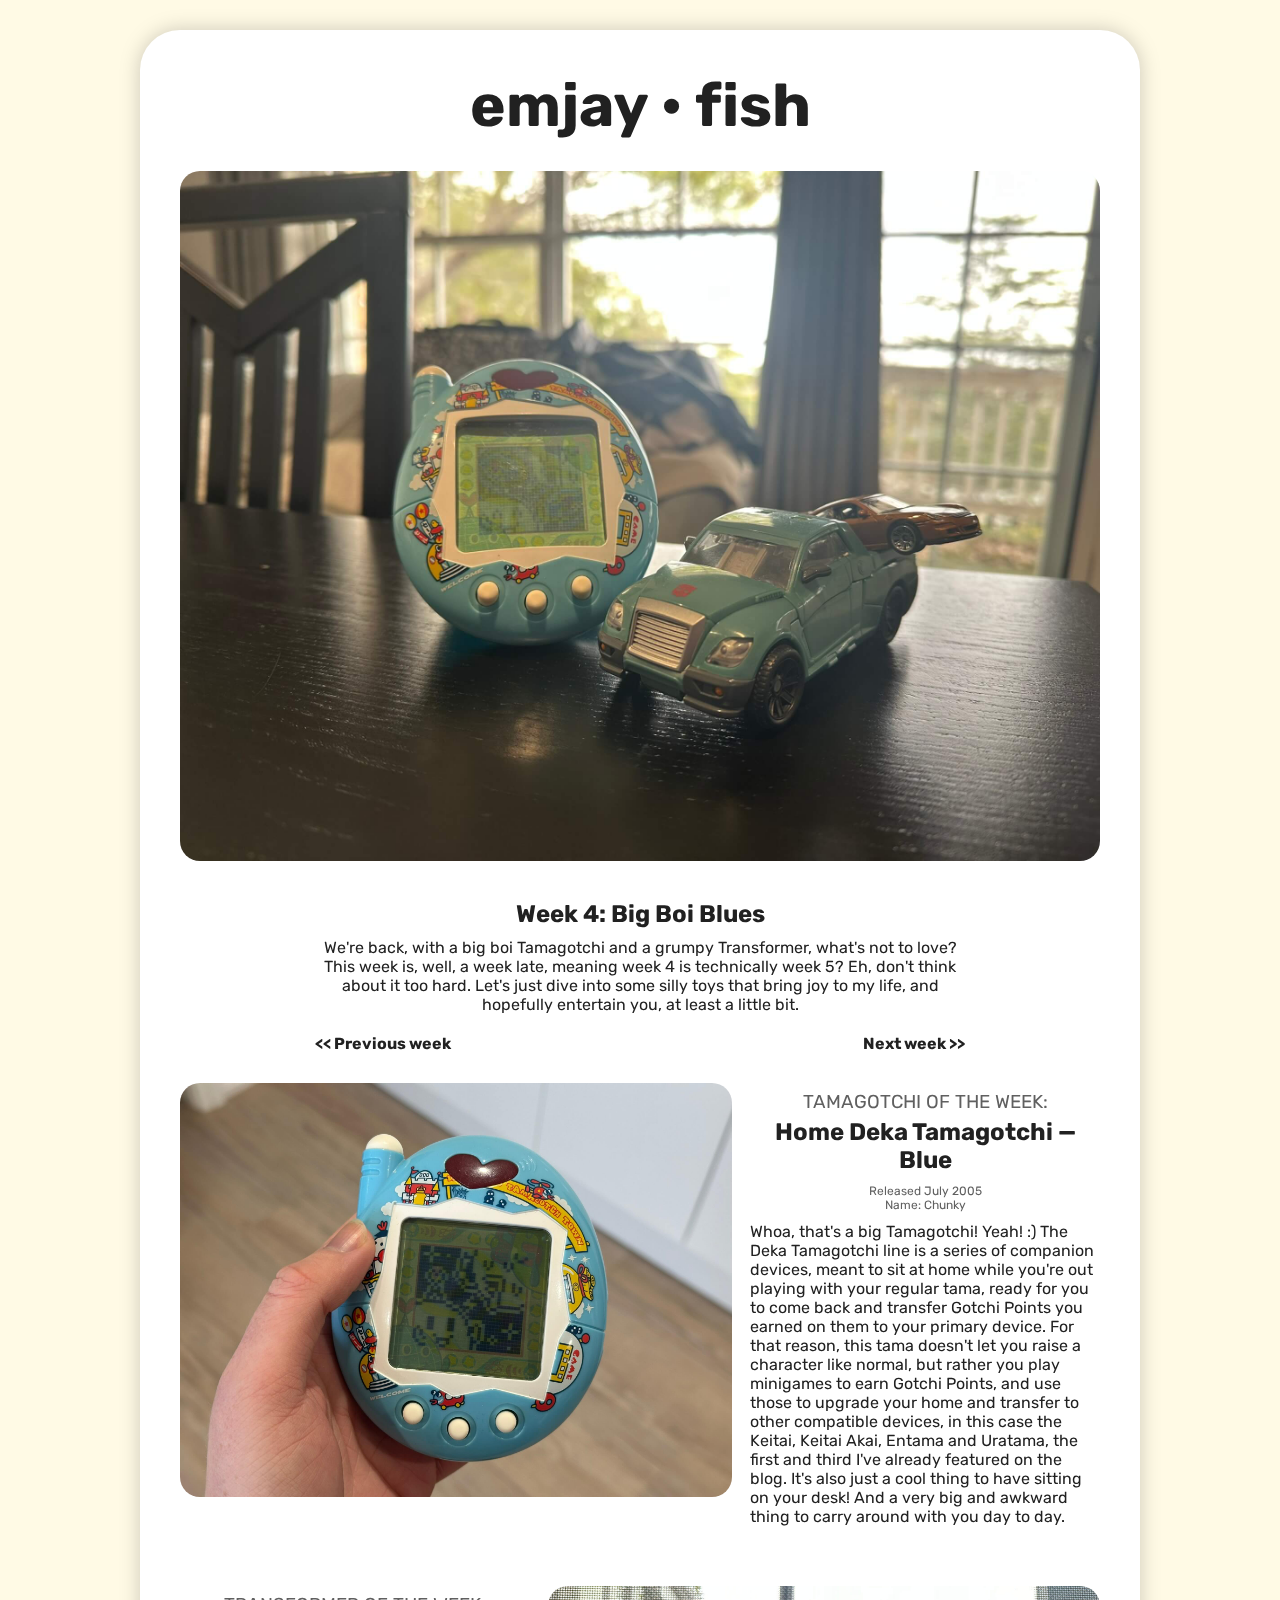
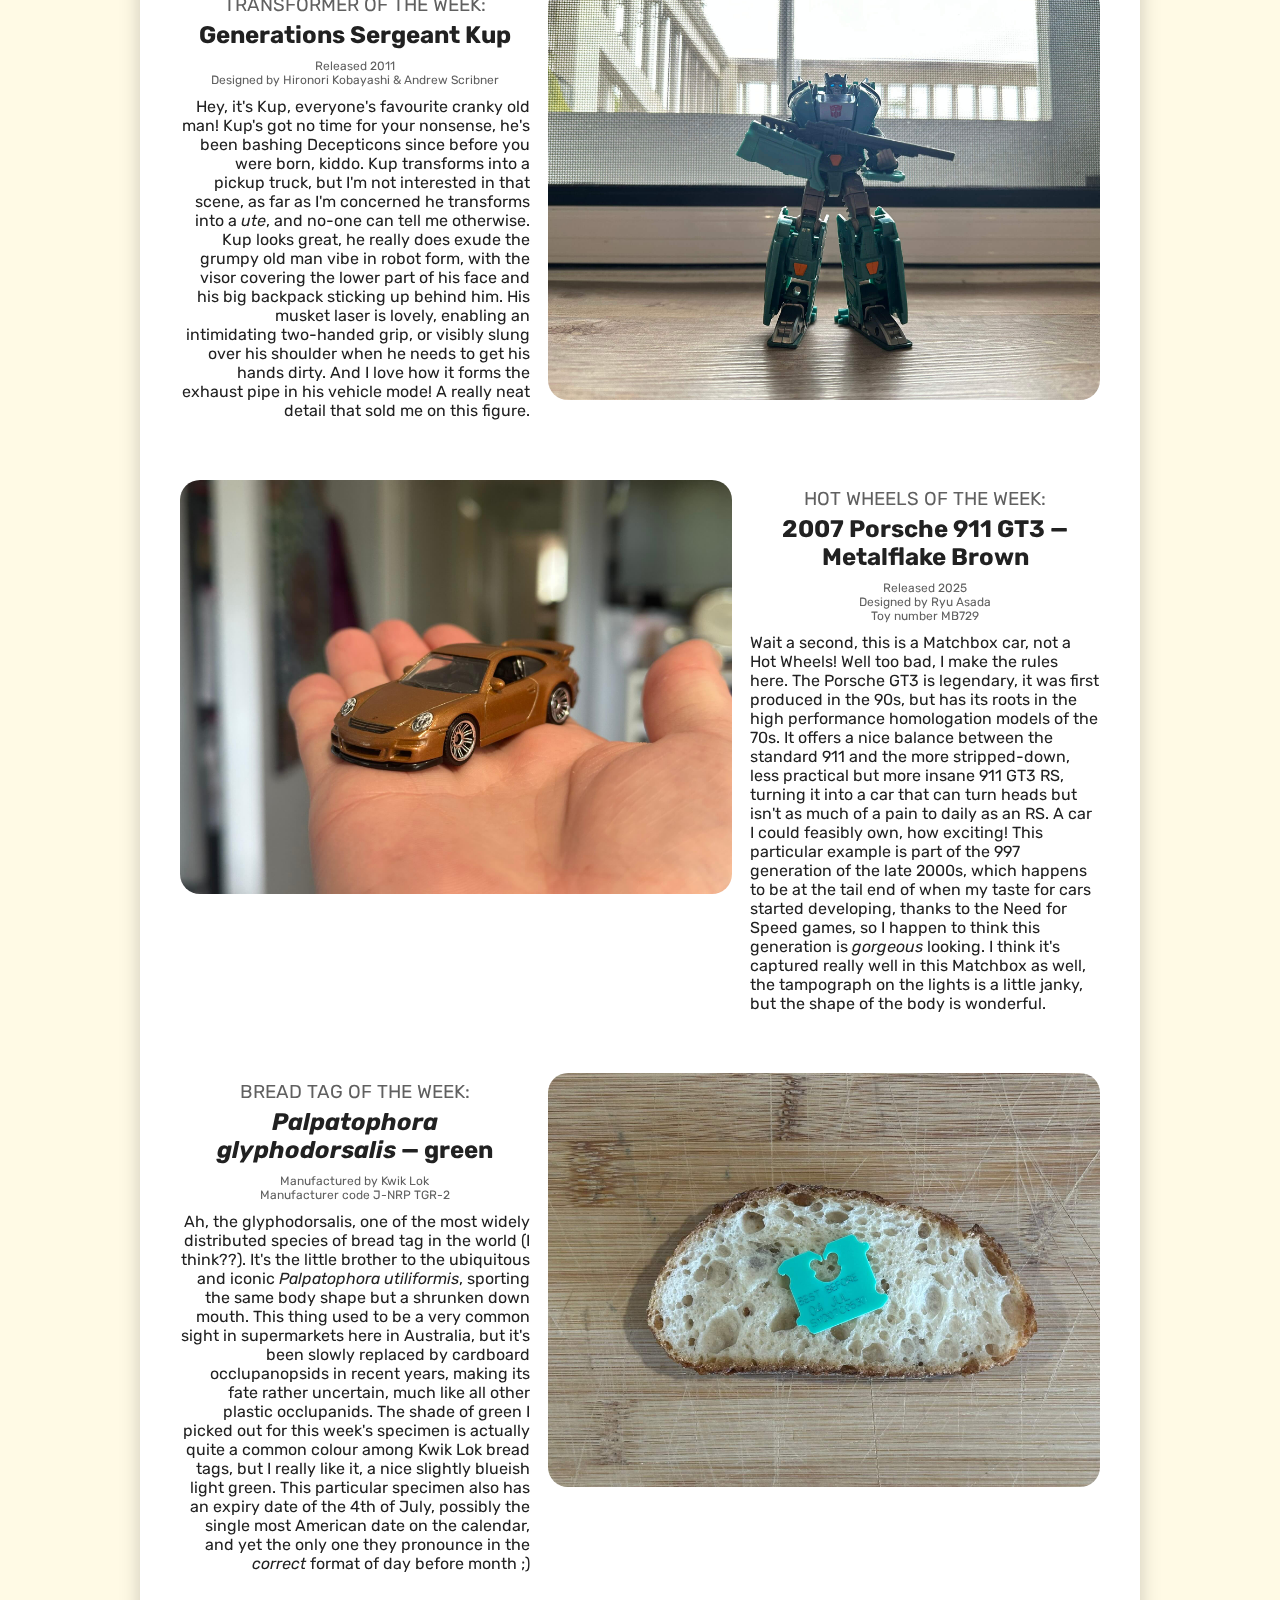
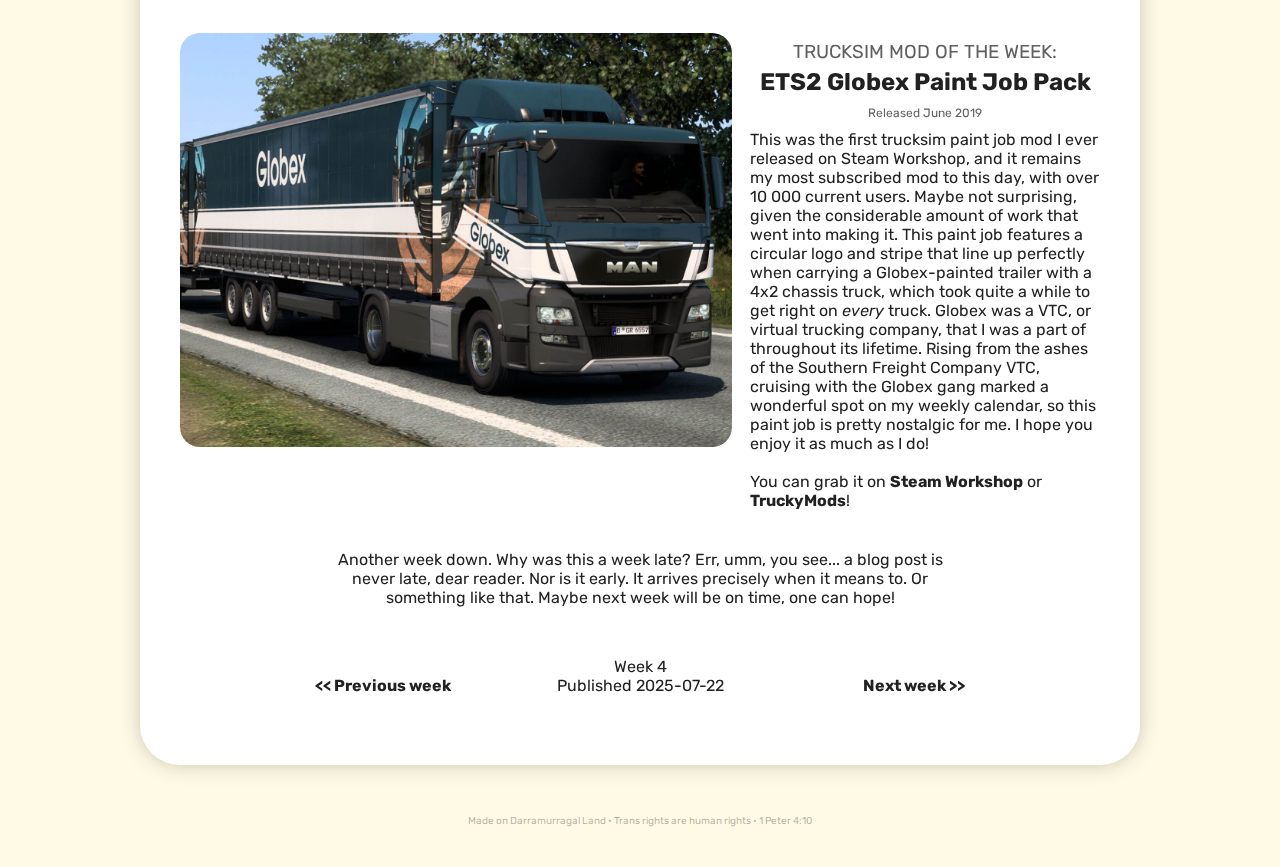
<file: blog/4.html>
<!doctype html>
<!-- What are we, some kind of emjay.fish? -->

<html>
    <head>
        <meta charset="utf-8">
        <meta name="description" content="A silly little blog about Tamagotchis, Transformers and more">
        <meta name="viewport" content="width=device-width">
        <meta property="og:image" content="https://emjay.fish/blog/images/4-hero.jpg">

        <title>emjay &bull; fish</title>
        <link href="../styles-blog.css" rel="stylesheet">
    </head>

    <body>
        <main>
            <a href="https://emjay.fish/blog"><h1>emjay &bull; fish</h1></a>

            <img src="images/4-hero.jpg" alt="Large blue Tamagotchi, green pickup Transformer carrying a brown Hot Wheels in its bed">

            <div class="description">
                <h2>Week 4: Big Boi Blues</h2>
                <p>
                    We're back, with a big boi Tamagotchi and a grumpy Transformer, what's not to love? This week is, well, a week late, meaning week 4 is technically week 5? Eh, don't think about it too hard. Let's just dive
                    into some silly toys that bring joy to my life, and hopefully entertain you, at least a little bit.
                </p>
            </div>

            <div class="nav-buttons-top">
                <p class="nav-l"><a href="https://emjay.fish/blog/3">&lt;&lt; Previous week</a></p>
                <p class="nav-r"><a href="https://emjay.fish/blog/5">Next week &gt;&gt;</a></p>
            </div>

            <div class="outer-grid">

                <div class="left-grid" id="tamagotchi">
                    <img class="grid-img" src="images/4-tama.jpg" alt="Large blue Tamagotchi held in hand">
                    <div class="grid-txt">
                        <h3>Tamagotchi of the Week:</h3>
                        <h2>Home Deka Tamagotchi &mdash; Blue</h2>
                        <p class="info">Released July 2005<br>Name: Chunky</p>
                        <p>
                            Whoa, that's a big Tamagotchi! Yeah! :) The Deka Tamagotchi line is a series of companion devices, meant to sit at home while you're out playing with your regular tama, ready for you to come back 
                            and transfer Gotchi Points you earned on them to your primary device. For that reason, this tama doesn't let you raise a character like normal, but rather you play minigames to earn Gotchi Points,
                            and use those to upgrade your home and transfer to other compatible devices, in this case the Keitai, Keitai Akai, Entama and Uratama, the first and third I've already featured on the blog. It's also
                            just a cool thing to have sitting on your desk! And a very big and awkward thing to carry around with you day to day.
                        </p>
                    </div>
                </div>

                <div class="right-grid" id="transformer">
                    <img class="grid-img" src="images/4-transformer.jpg" alt="Light green Transformer stood posed with gun in front of screen door">
                    <div class="grid-txt">
                        <h3>Transformer of the Week:</h3>
                        <h2>Generations Sergeant Kup</h2>
                        <p class="info">Released 2011<br>Designed by Hironori Kobayashi & Andrew Scribner</p>
                        <p>
                            Hey, it's Kup, everyone's favourite cranky old man! Kup's got no time for your nonsense, he's been bashing Decepticons since before you were born, kiddo. Kup transforms into a pickup truck, but I'm not
                            interested in that scene, as far as I'm concerned he transforms into a <em>ute</em>, and no-one can tell me otherwise. Kup looks great, he really does exude the grumpy old man vibe in robot form, with
                            the visor covering the lower part of his face and his big backpack sticking up behind him. His musket laser is lovely, enabling an intimidating two-handed grip, or visibly slung over his shoulder when
                            he needs to get his hands dirty. And I love how it forms the exhaust pipe in his vehicle mode! A really neat detail that sold me on this figure.
                        </p>
                    </div>
                </div>

                <div class="left-grid" id="hot-wheels">
                    <img class="grid-img" src="images/4-hot-wheels.jpg" alt="Close up of brown Hot Wheels car sitting on an outstretched palm">
                    <div class="grid-txt">
                        <h3>Hot Wheels of the Week:</h3>
                        <h2>2007 Porsche 911 GT3 &mdash; Metalflake Brown</h2>
                        <p class="info">Released 2025<br>Designed by Ryu Asada<br>Toy number MB729</p>
                        <p>
                            Wait a second, this is a Matchbox car, not a Hot Wheels! Well too bad, I make the rules here. The Porsche GT3 is legendary, it was first produced in the 90s, but has its roots in the high performance
                            homologation models of the 70s. It offers a nice balance between the standard 911 and the more stripped-down, less practical but more insane 911 GT3 RS, turning it into a car that can turn heads but isn't
                            as much of a pain to daily as an RS. A car I could feasibly own, how exciting! This particular example is part of the 997 generation of the late 2000s, which happens to be at the tail end of when my taste
                            for cars started developing, thanks to the Need for Speed games, so I happen to think this generation is <em>gorgeous</em> looking. I think it's captured really well in this Matchbox as well, the tampograph
                            on the lights is a little janky, but the shape of the body is wonderful.
                        </p>
                    </div>
                </div>

                <div class="right-grid" id="bread-tag">
                    <img class="grid-img" src="images/4-bread-tag.jpg" alt="Green bread tag lying on a piece of bread, on a cutting board">
                    <div class="grid-txt">
                        <h3>Bread Tag of the Week:</h3>
                        <h2><i>Palpatophora glyphodorsalis</i> &mdash; green</h2>
                        <p class="info">Manufactured by Kwik Lok<br>Manufacturer code J-NRP TGR-2</p>
                        <p>
                            Ah, the glyphodorsalis, one of the most widely distributed species of bread tag in the world (I think??). It's the little brother to the ubiquitous and iconic <i>Palpatophora utiliformis</i>, sporting the same
                            body shape but a shrunken down mouth. This thing used to be a very common sight in supermarkets here in Australia, but it's been slowly replaced by cardboard occlupanopsids in recent years, making its fate
                            rather uncertain, much like all other plastic occlupanids. The shade of green I picked out for this week's specimen is actually quite a common colour among Kwik Lok bread tags, but I really like it, a nice
                            slightly blueish light green. This particular specimen also has an expiry date of the 4th of July, possibly the single most American date on the calendar, and yet the only one they pronounce in the <em>correct</em>
                            format of day before month ;)
                        </p>
                    </div>
                </div>

                <div class="left-grid" id="trucksim">
                    <img class="grid-img" src="images/4-trucksim.jpg" alt="Dark blue and grey Globex branded truck with trailer">
                    <div class="grid-txt">
                        <h3>Trucksim Mod of the Week:</h3>
                        <h2>ETS2 Globex Paint Job Pack</h2>
                        <p class="info">Released June 2019</p>
                        <p>
                            This was the first trucksim paint job mod I ever released on Steam Workshop, and it remains my most subscribed mod to this day, with over 10 000 current users. Maybe not surprising, given the considerable amount of 
                            work that went into making it. This paint job features a circular logo and stripe that line up perfectly when carrying a Globex-painted trailer with a 4x2 chassis truck, which took quite a while to get right on 
                            <em>every</em> truck. Globex was a VTC, or virtual trucking company, that I was a part of throughout its lifetime. Rising from the ashes of the Southern Freight Company VTC, cruising with the Globex gang marked a 
                            wonderful spot on my weekly calendar, so this paint job is pretty nostalgic for me. I hope you enjoy it as much as I do!
                            <br><br>You can grab it on <a href="https://steamcommunity.com/sharedfiles/filedetails/?id=1605097359">Steam Workshop</a> or 
                            <a href="https://truckymods.io/euro-truck-simulator-2/truck-paint-jobs/globex-paint-job-pack">TruckyMods</a>!
                        </p>
                    </div>
                </div>

            </div> <!-- outer-grid -->

            <div class="description bottom-desc">
                <p>
                    Another week down. Why was this a week late? Err, umm, you see... a blog post is never late, dear reader. Nor is it early. It arrives precisely when it means to. Or something like that. Maybe next week will be on time, one can hope!
                </p>
            </div>

            <div class="nav-buttons">
                <p class="nav-l"><a href="https://emjay.fish/blog/3"><br>&lt;&lt; Previous week</a></p>
                <p>Week 4<br>Published 2025-07-22</p>
                <p class="nav-r"><a href="https://emjay.fish/blog/5"><br>Next week &gt;&gt;</a></p>
            </div>
        </main>

        <footer>
            <p>Made on Darramurragal Land &bull; Trans rights are human rights &bull; 1 Peter 4:10</p>
        </footer>
    </body>
</html>
</file>
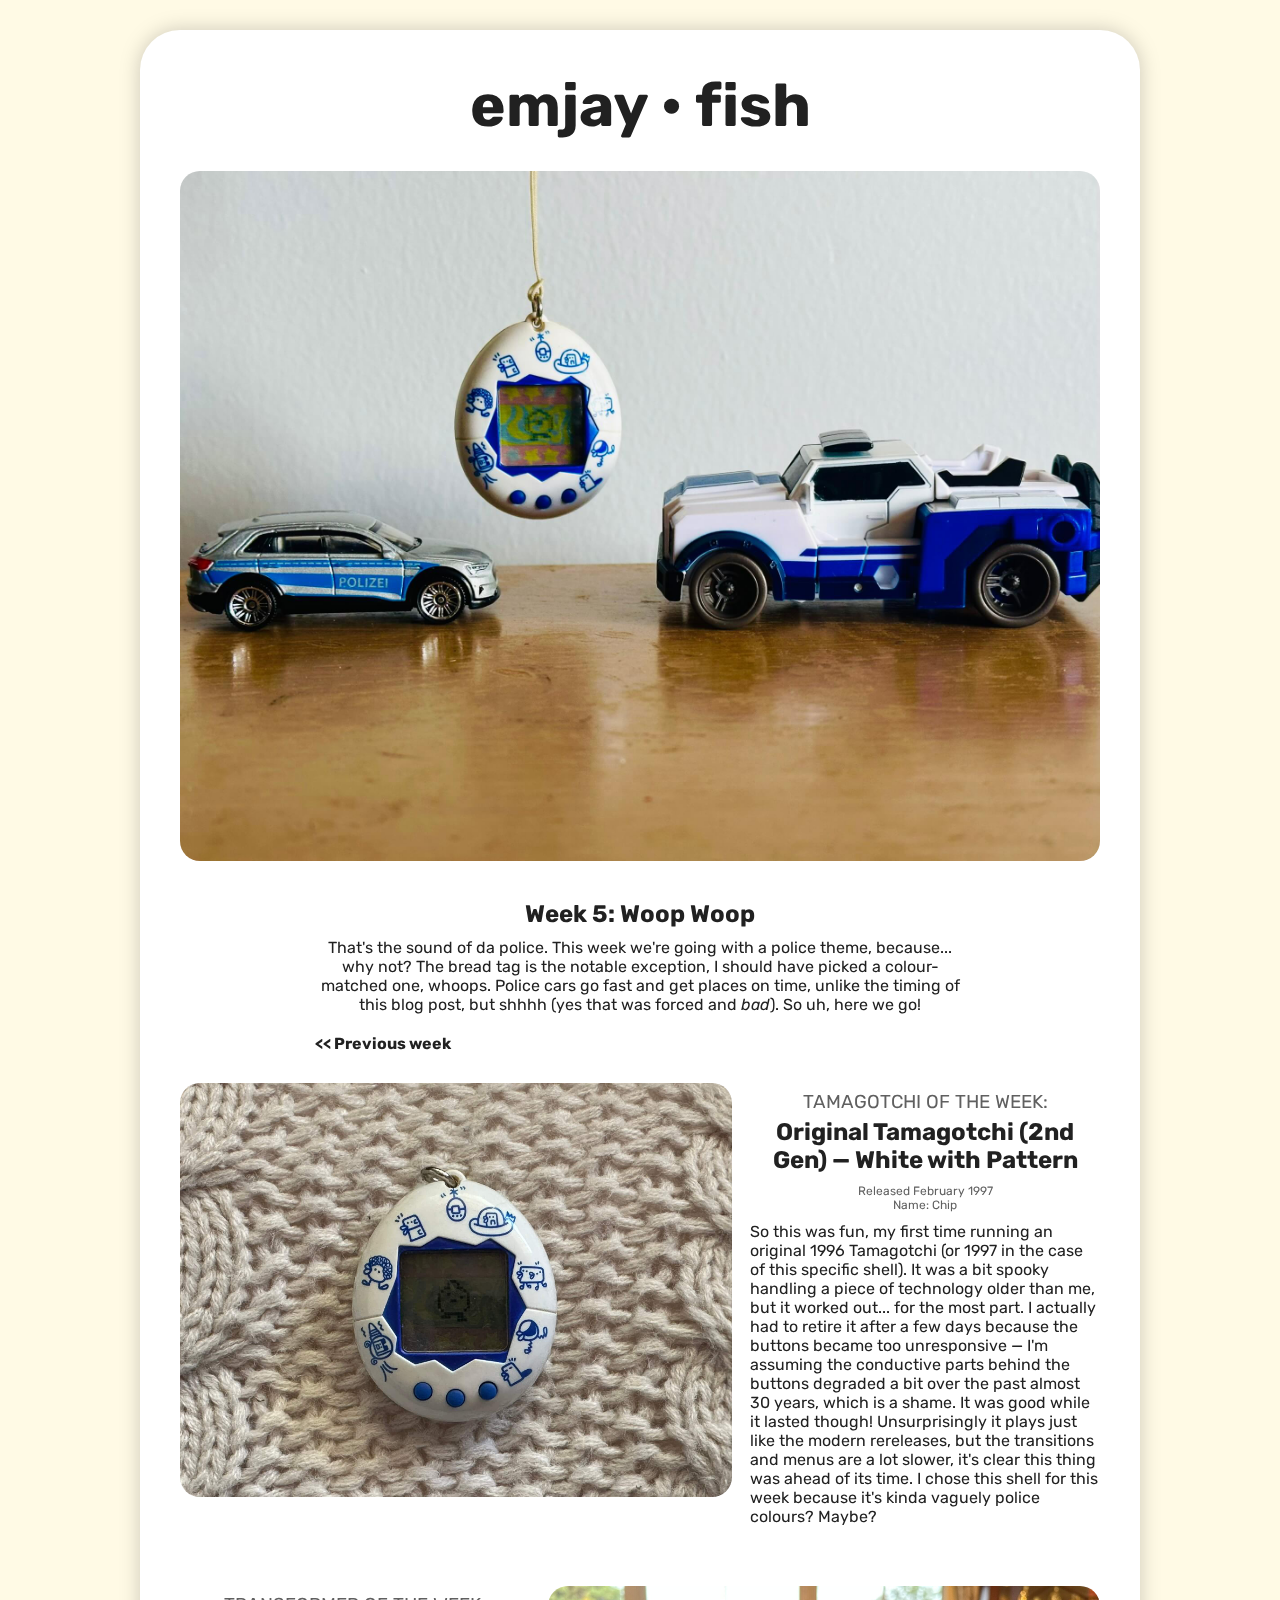
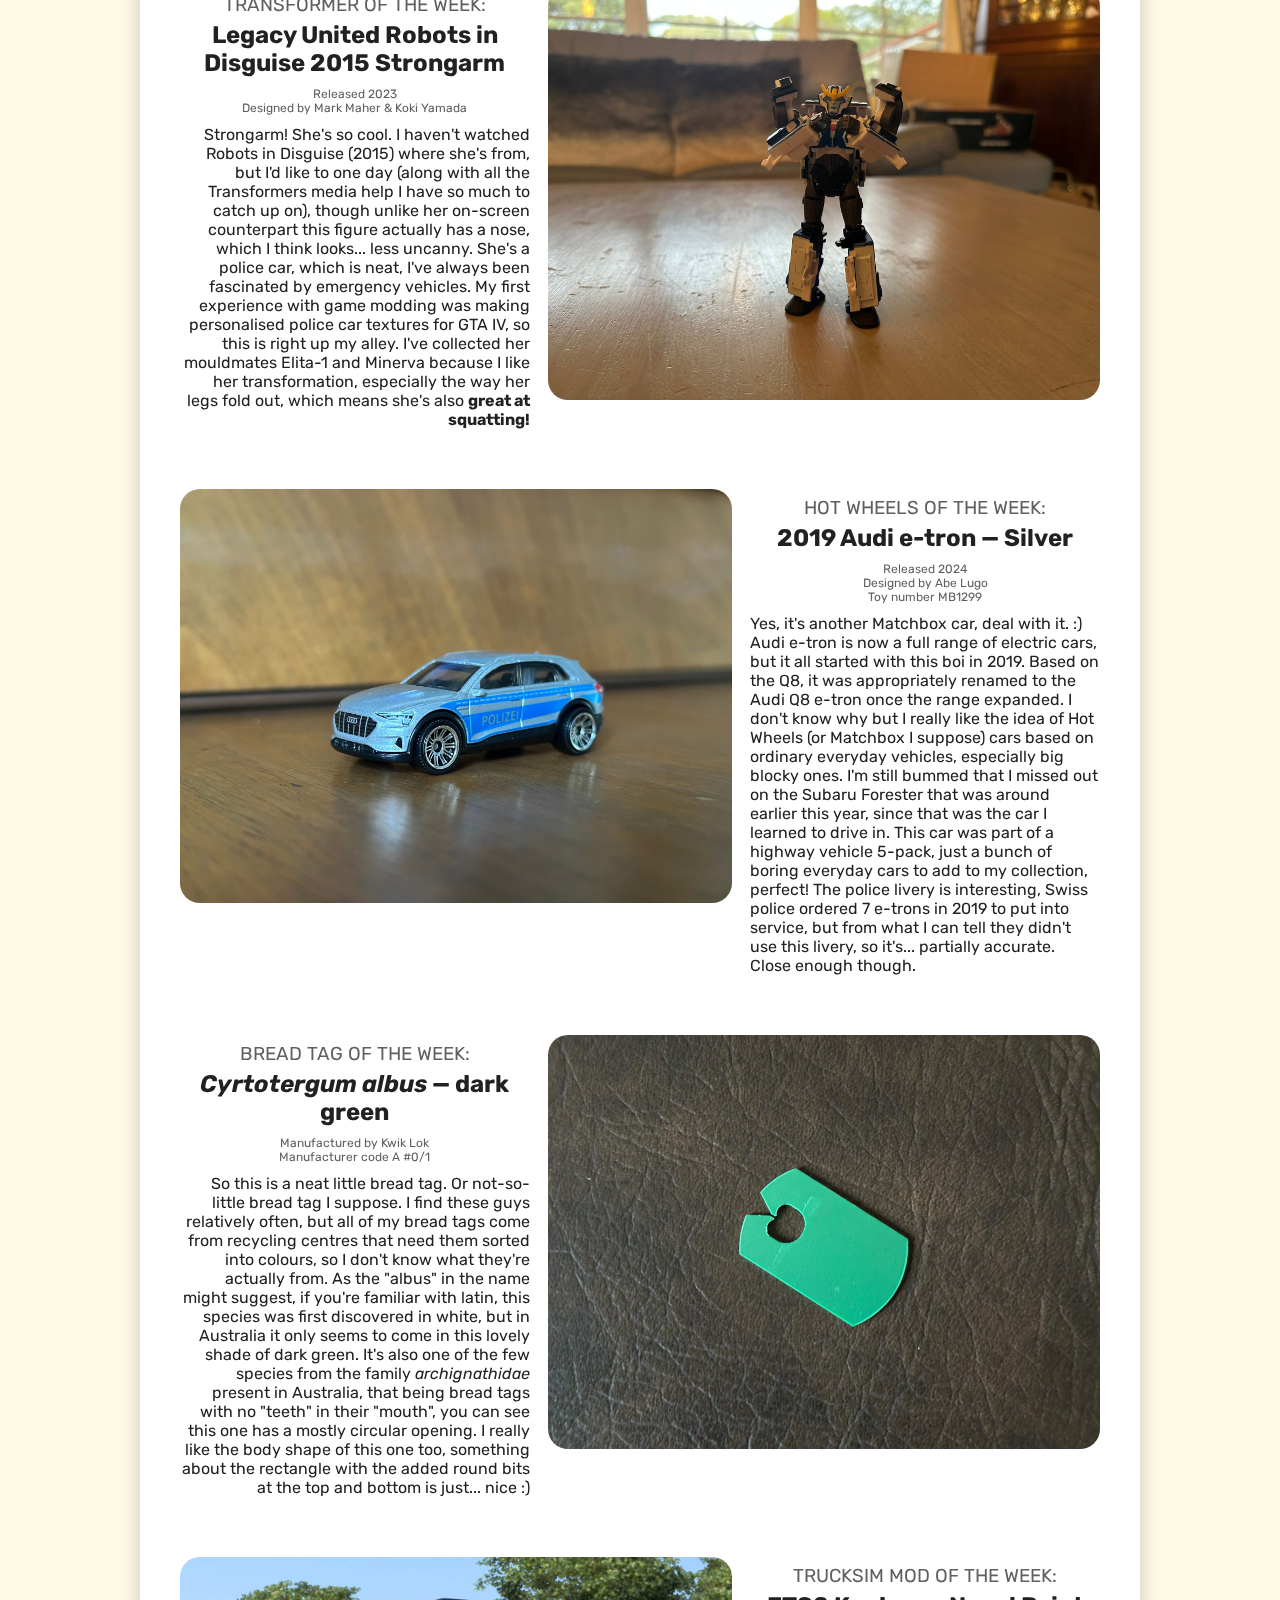
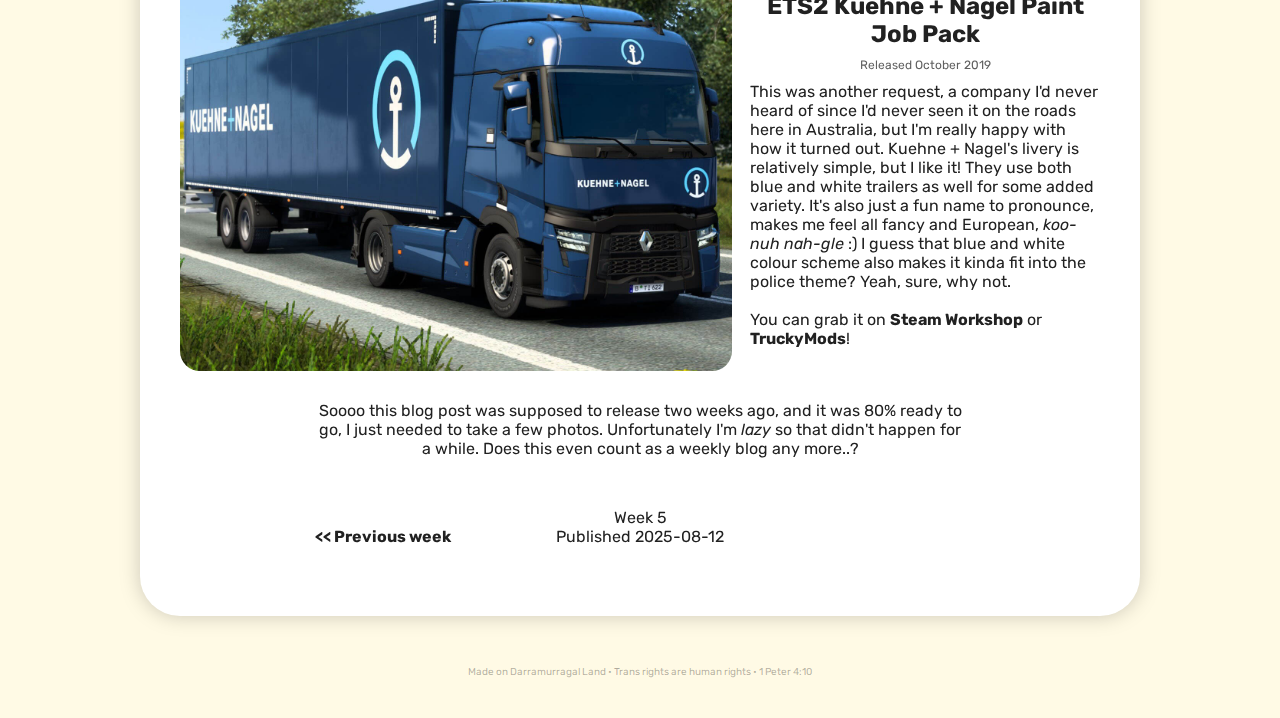
<file: blog/5.html>
<!doctype html>
<!-- What are we, some kind of emjay.fish? -->

<html>
    <head>
        <meta charset="utf-8">
        <meta name="description" content="emjay • fish">
        <meta name="viewport" content="width=device-width">
        <meta property="og:image" content="https://emjay.fish/blog/images/5-hero.jpg">

        <title>emjay &bull; fish</title>
        <link href="../styles-blog.css" rel="stylesheet">
    </head>

    <body>
        <main>
            <a href="https://emjay.fish/blog"><h1>emjay &bull; fish</h1></a>

            <img src="images/5-hero.jpg" alt="Silver toy car, white and blue Transformer and a white Tamagotchi suspended in the air between them">

            <div class="description">
                <h2>Week 5: Woop Woop</h2>
                <p>
                    That's the sound of da police. This week we're going with a police theme, because... why not? The bread tag is the notable exception, I should have picked a colour-matched one, whoops. Police cars go fast and get places on time,
                    unlike the timing of this blog post, but shhhh (yes that was forced and <em>bad</em>). So uh, here we go!
                </p>
            </div>

            <div class="nav-buttons-top">
                <p class="nav-l"><a href="https://emjay.fish/blog/4">&lt;&lt; Previous week</a></p>
                <p></p>
            </div>

            <div class="outer-grid">

                <div class="left-grid" id="tamagotchi">
                    <img class="grid-img" src="images/5-tama.jpg" alt="White Tamagotchi on a woven background">
                    <div class="grid-txt">
                        <h3>Tamagotchi of the Week:</h3>
                        <h2>Original Tamagotchi (2nd Gen) &mdash; White with Pattern</h2>
                        <p class="info">Released February 1997<br>Name: Chip</p>
                        <p>
                            So this was fun, my first time running an original 1996 Tamagotchi (or 1997 in the case of this specific shell). It was a bit spooky handling a piece of technology older than me, but it worked out... for the most part.
                            I actually had to retire it after a few days because the buttons became too unresponsive &mdash; I'm assuming the conductive parts behind the buttons degraded a bit over the past almost 30 years, which is a shame. It
                            was good while it lasted though! Unsurprisingly it plays just like the modern rereleases, but the transitions and menus are a lot slower, it's clear this thing was ahead of its time. I chose this shell for this week
                            because it's kinda vaguely police colours? Maybe?
                        </p>
                    </div>
                </div>

                <div class="right-grid" id="transformer">
                    <img class="grid-img" src="images/5-transformer.jpg" alt="Transformer standing on table with arms held up">
                    <div class="grid-txt">
                        <h3>Transformer of the Week:</h3>
                        <h2>Legacy United Robots in Disguise 2015 Strongarm</h2>
                        <p class="info">Released 2023<br>Designed by Mark Maher & Koki Yamada</p>
                        <p>
                            Strongarm! She's so cool. I haven't watched Robots in Disguise (2015) where she's from, but I'd like to one day (along with all the Transformers media help I have so much to catch up on), though unlike her on-screen counterpart
                            this figure actually has a nose, which I think looks... less uncanny. She's a police car, which is neat, I've always been fascinated by emergency vehicles. My first experience with game modding was making personalised
                            police car textures for GTA IV, so this is right up my alley. I've collected her mouldmates Elita-1 and Minerva because I like her transformation, especially the way her legs fold out, which means she's 
                            also <a href="https://bsky.app/profile/emjay.fish/post/3lrzseffirs2s">great at squatting!</a>
                        </p>
                    </div>
                </div>

                <div class="left-grid" id="hot-wheels">
                    <img class="grid-img" src="images/5-hot-wheels.jpg" alt="Close up of silver toy car on wooden surface">
                    <div class="grid-txt">
                        <h3>Hot Wheels of the Week:</h3>
                        <h2>2019 Audi e-tron &mdash; Silver</h2>
                        <p class="info">Released 2024<br>Designed by Abe Lugo<br>Toy number MB1299</p>
                        <p>
                            Yes, it's another Matchbox car, deal with it. :) Audi e-tron is now a full range of electric cars, but it all started with this boi in 2019. Based on the Q8, it was appropriately renamed to the Audi Q8 e-tron once the range expanded.
                            I don't know why but I really like the idea of Hot Wheels (or Matchbox I suppose) cars based on ordinary everyday vehicles, especially big blocky ones. I'm still bummed that I missed out on the Subaru Forester that was around
                            earlier this year, since that was the car I learned to drive in. This car was part of a highway vehicle 5-pack, just a bunch of boring everyday cars to add to my collection, perfect! The police livery is interesting, Swiss police
                            ordered 7 e-trons in 2019 to put into service, but from what I can tell they didn't use this livery, so it's... partially accurate. Close enough though.
                        </p>
                    </div>
                </div>

                <div class="right-grid" id="bread-tag">
                    <img class="grid-img" src="images/5-bread-tag.jpg" alt="Green bread tag lying on a dark leather background">
                    <div class="grid-txt">
                        <h3>Bread Tag of the Week:</h3>
                        <h2><i>Cyrtotergum albus</i> &mdash; dark green</h2>
                        <p class="info">Manufactured by Kwik Lok<br>Manufacturer code A #0/1</p>
                        <p>
                            So this is a neat little bread tag. Or not-so-little bread tag I suppose. I find these guys relatively often, but all of my bread tags come from recycling centres that need them sorted into colours, so I don't know what they're
                            actually from. As the "albus" in the name might suggest, if you're familiar with latin, this species was first discovered in white, but in Australia it only seems to come in this lovely shade of dark green. It's also one of
                            the few species from the family <i>archignathidae</i> present in Australia, that being bread tags with no "teeth" in their "mouth", you can see this one has a mostly circular opening. I really like the body shape of
                            this one too, something about the rectangle with the added round bits at the top and bottom is just... nice :)
                        </p>
                    </div>
                </div>

                <div class="left-grid" id="trucksim">
                    <img class="grid-img" src="images/5-trucksim.jpg" alt="Dark blue Kuehne + Nagel branded truck with trailer">
                    <div class="grid-txt">
                        <h3>Trucksim Mod of the Week:</h3>
                        <h2>ETS2 Kuehne + Nagel Paint Job Pack</h2>
                        <p class="info">Released October 2019</p>
                        <p>
                            This was another request, a company I'd never heard of since I'd never seen it on the roads here in Australia, but I'm really happy with how it turned out. Kuehne + Nagel's livery is relatively simple, but I like it! They use
                            both blue and white trailers as well for some added variety. It's also just a fun name to pronounce, makes me feel all fancy and European, <em>koo-nuh nah-gle</em> :) I guess that blue and white colour scheme also makes it 
                            kinda fit into the police theme? Yeah, sure, why not.
                            <br><br>You can grab it on <a href="https://steamcommunity.com/sharedfiles/filedetails/?id=1882206014">Steam Workshop</a> or 
                            <a href="https://truckymods.io/euro-truck-simulator-2/truck-paint-jobs/kuehne-nagel-paint-job-pack">TruckyMods</a>!
                        </p>
                    </div>
                </div>

            </div> <!-- outer-grid -->

            <div class="description bottom-desc">
                <p>
                    Soooo this blog post was supposed to release two weeks ago, and it was 80% ready to go, I just needed to take a few photos. Unfortunately I'm <em>lazy</em> so that didn't happen for a while. Does this even count as a weekly
                    blog any more..?
                </p>
            </div>

            <div class="nav-buttons">
                <p class="nav-l"><a href="https://emjay.fish/blog/4"><br>&lt;&lt; Previous week</a></p>
                <p>Week 5<br>Published 2025-08-12</p>
                <p></p>
            </div>
        </main>

        <footer>
            <p>Made on Darramurragal Land &bull; Trans rights are human rights &bull; 1 Peter 4:10</p>
        </footer>
    </body>
</html>
</file>
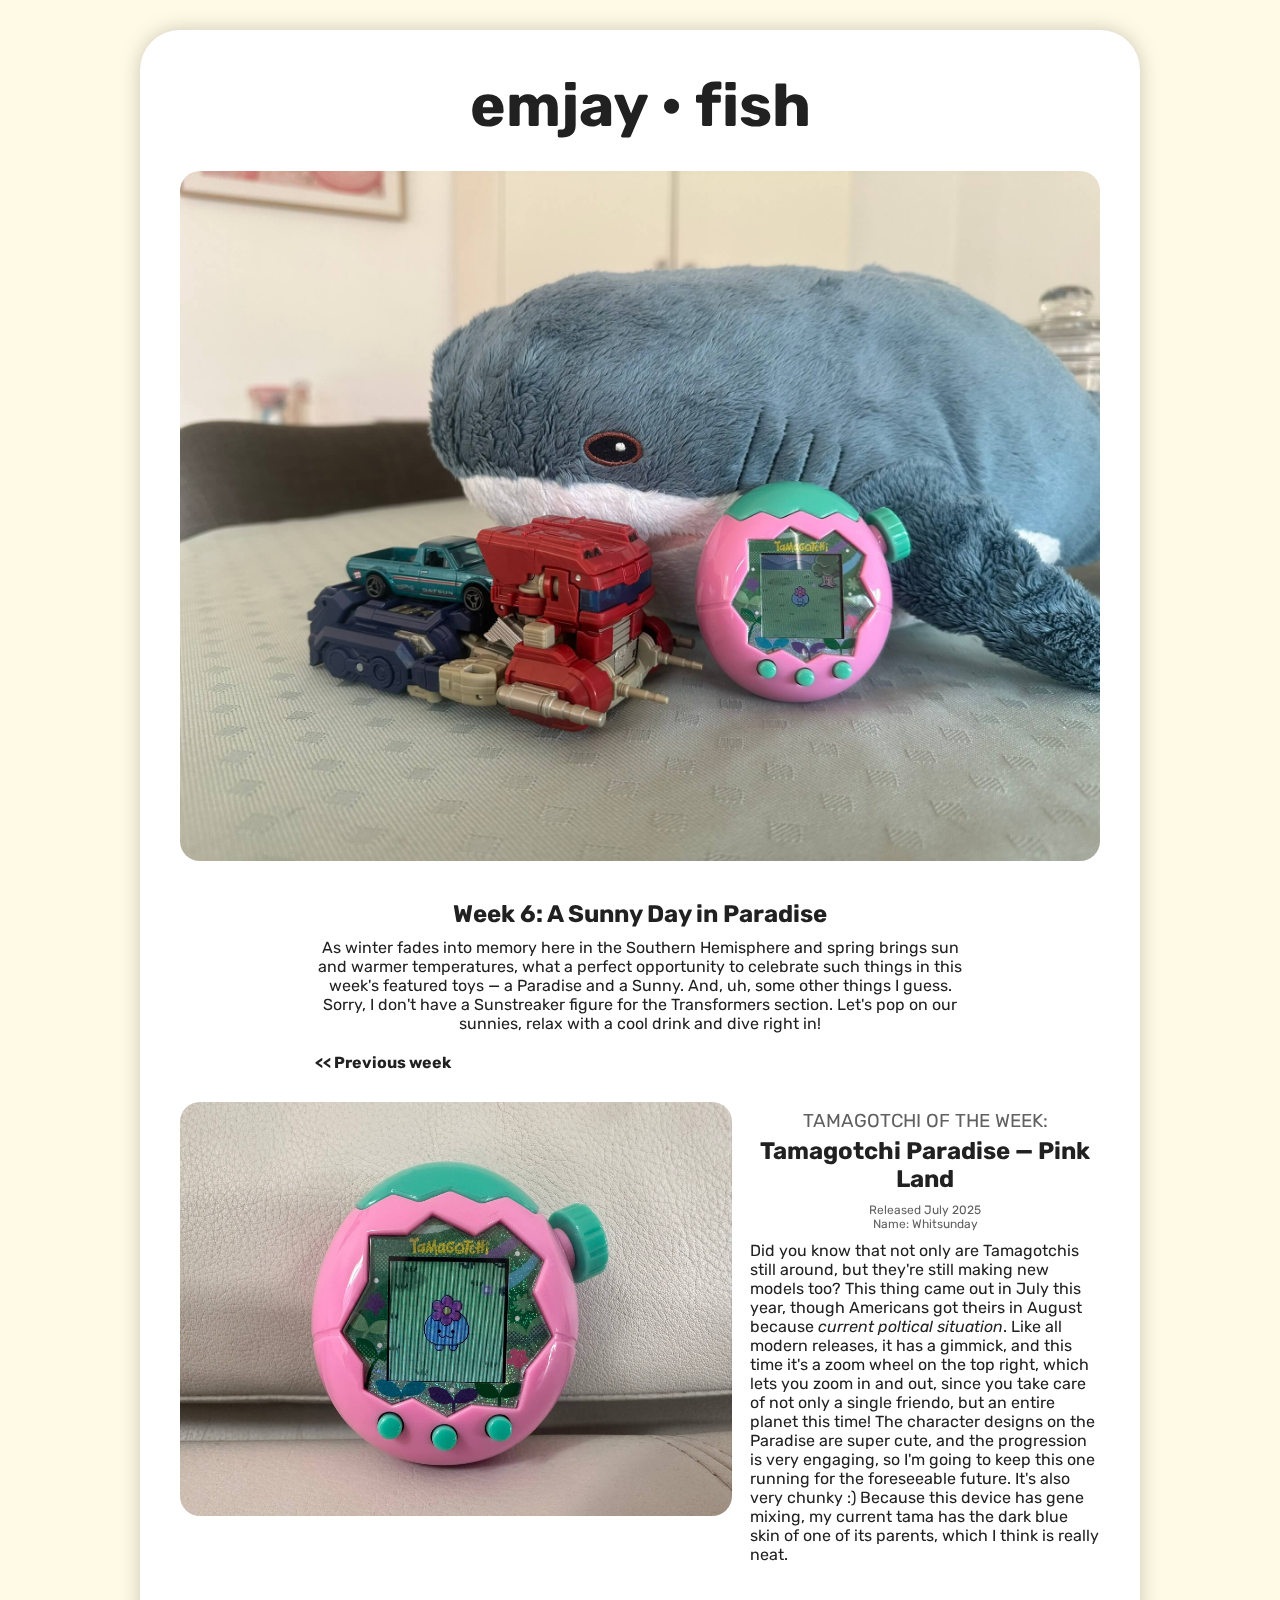
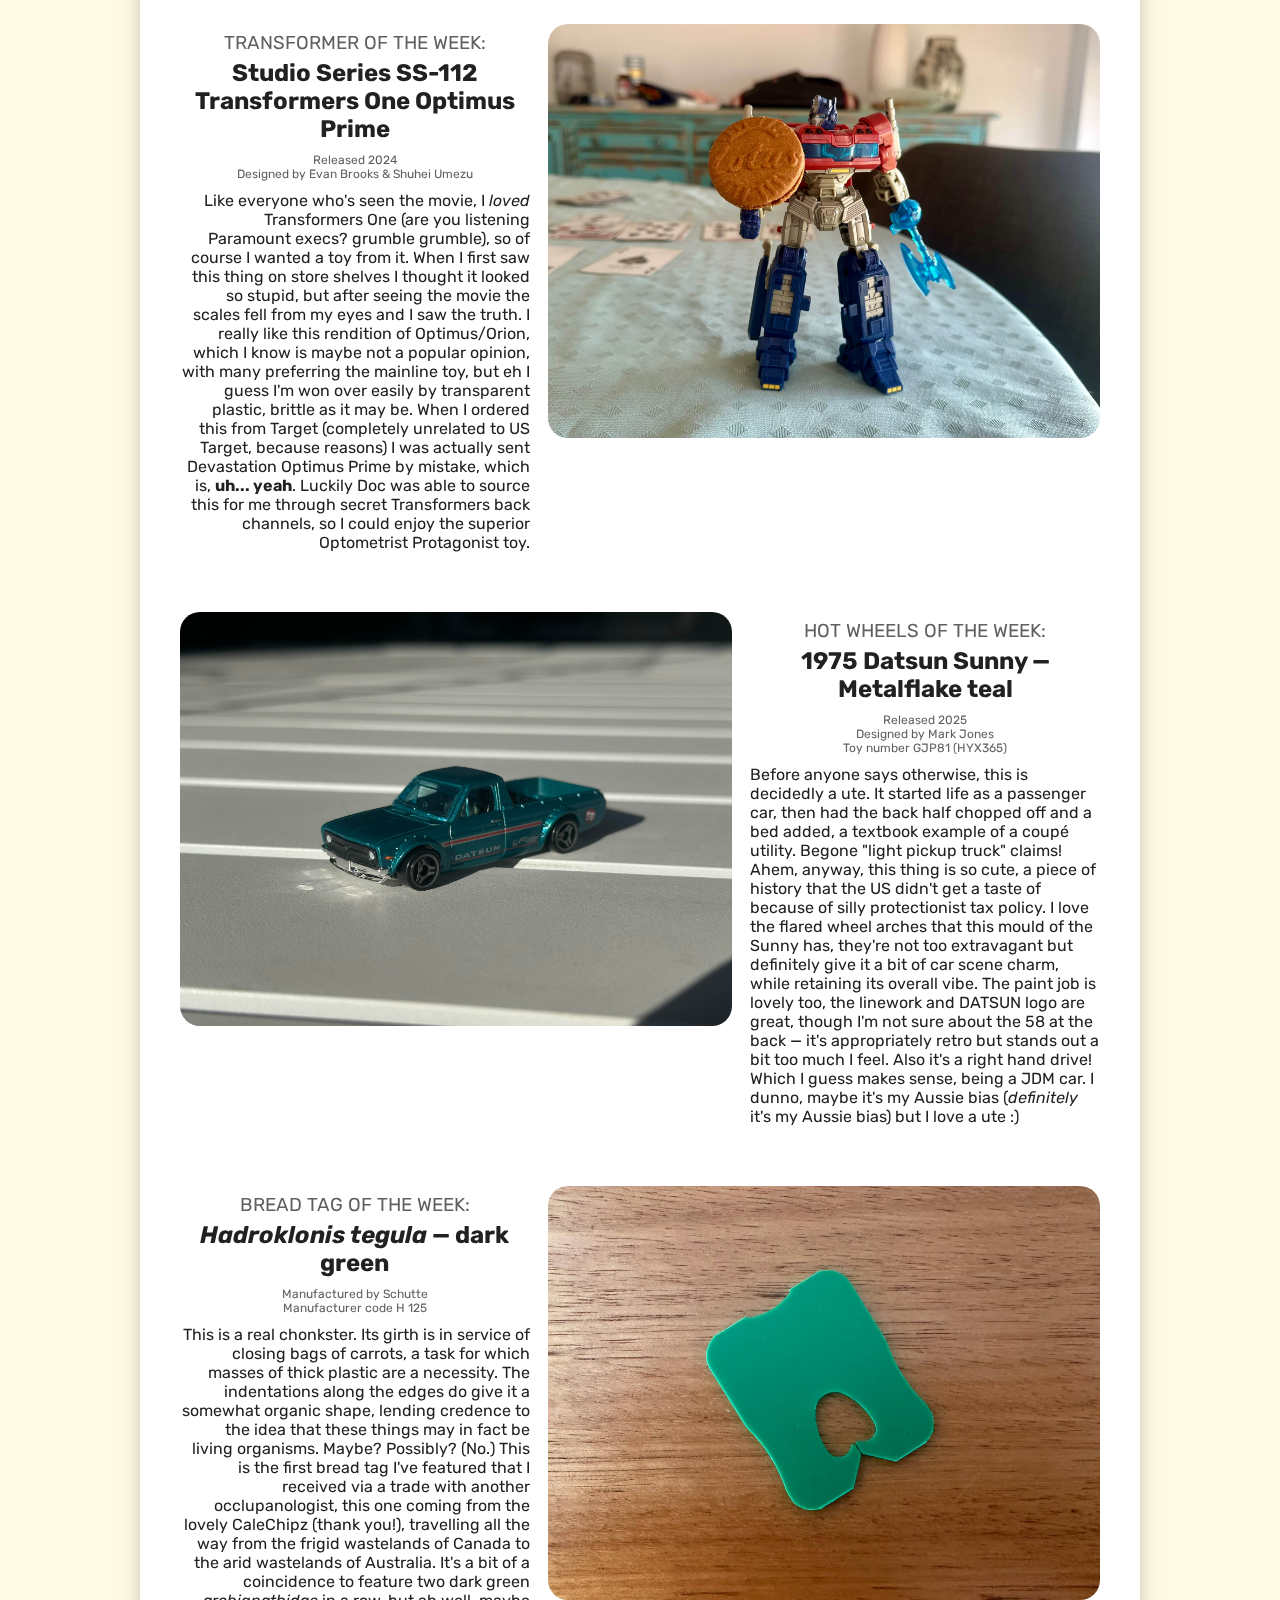
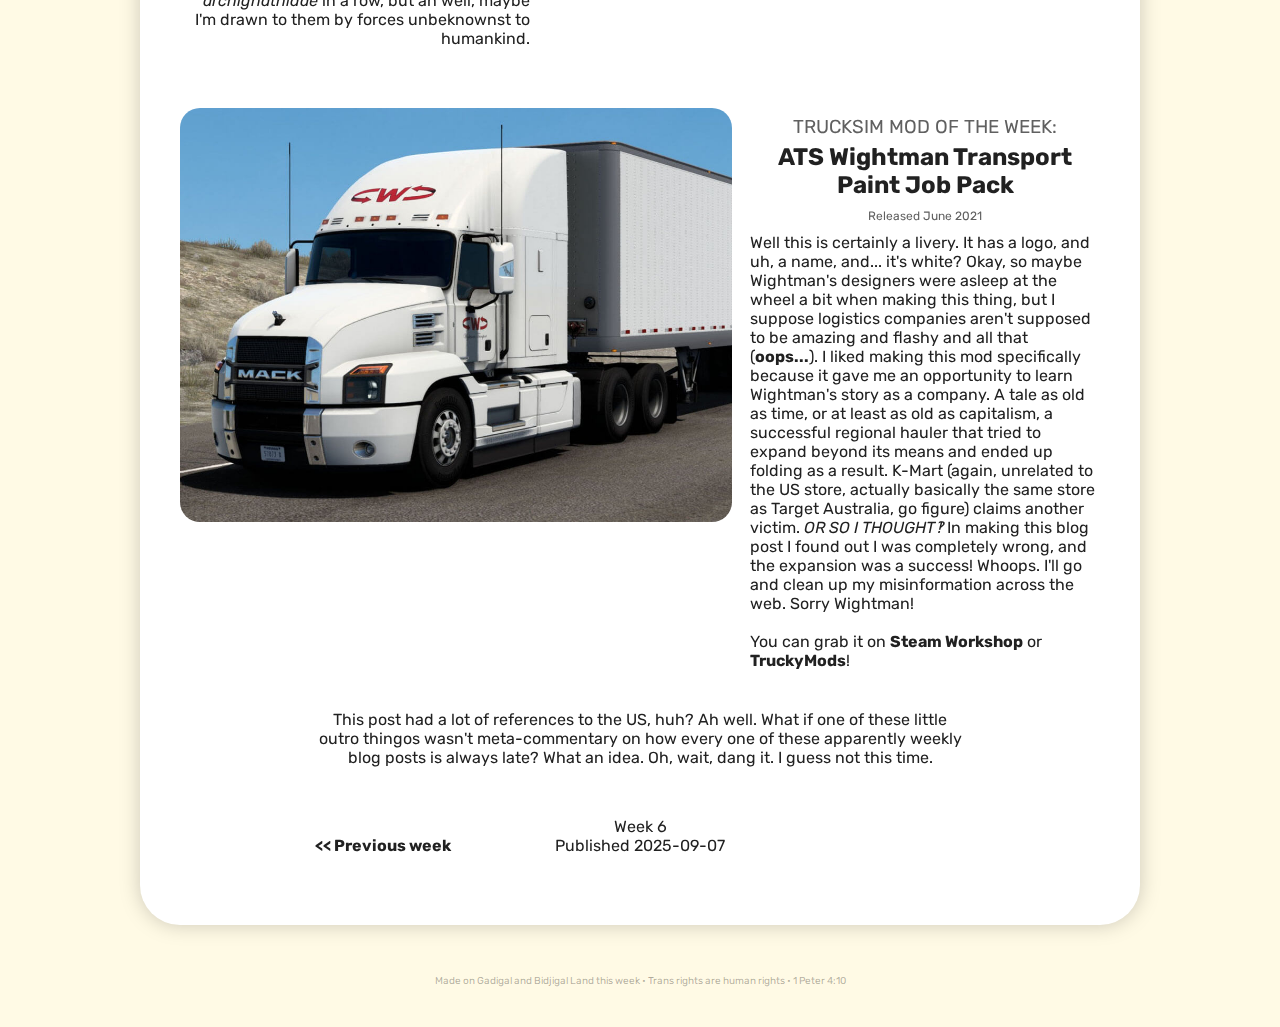
<file: blog/6.html>
<!doctype html>
<!-- What are we, some kind of emjay.fish? -->

<html>
    <head>
        <meta charset="utf-8">
        <meta name="description" content="A silly little blog about Tamagotchis, Transformers and more">
        <meta name="viewport" content="width=device-width">
        <meta property="og:image" content="https://emjay.fish/blog/images/6-hero.jpg">

        <title>emjay &bull; fish</title>
        <link href="../styles-blog.css" rel="stylesheet">
    </head>

    <body>
        <main>
            <a href="https://emjay.fish/blog"><h1>emjay &bull; fish</h1></a>

            <img src="images/6-hero.jpg" alt="Pink Tamagotchi leaning against shark plushie, red truck Transformer with teal toy car on its back">

            <div class="description">
                <h2>Week 6: A Sunny Day in Paradise</h2>
                <p>
                    As winter fades into memory here in the Southern Hemisphere and spring brings sun and warmer temperatures, what a perfect opportunity to celebrate such things in this week's featured toys &mdash; a Paradise and a Sunny. And, uh, some other things I guess. Sorry, I don't have a Sunstreaker figure for the Transformers section. Let's pop on our sunnies, relax with a cool drink and dive right in!
                </p>
            </div>

            <div class="nav-buttons-top">
                <p class="nav-l"><a href="https://emjay.fish/blog/5">&lt;&lt; Previous week</a></p>
                <p></p>
            </div>

            <div class="outer-grid">

                <div class="left-grid" id="tamagotchi">
                    <img class="grid-img" src="images/6-tama.jpg" alt="Pink Tamagotchi on a white lounge">
                    <div class="grid-txt">
                        <h3>Tamagotchi of the Week:</h3>
                        <h2>Tamagotchi Paradise &mdash; Pink Land</h2>
                        <p class="info">Released July 2025<br>Name: Whitsunday</p>
                        <p>
                            Did you know that not only are Tamagotchis still around, but they're still making new models too? This thing came out in July this year, though Americans got theirs in August because <em>current poltical situation</em>. Like all modern releases, it has a gimmick, and this time it's a zoom wheel on the top right, which lets you zoom in and out, since you take care of not only a single friendo, but an entire planet this time! The character designs on the Paradise are super cute, and the progression is very engaging, so I'm going to keep this one running for the foreseeable future. It's also very chunky :) Because this device has gene mixing, my current tama has the dark blue skin of one of its parents, which I think is really neat.
                        </p>
                    </div>
                </div>

                <div class="right-grid" id="transformer">
                    <img class="grid-img" src="images/6-transformer.jpg" alt="Optimus Prime Transformer standing on table holding a biscuit">
                    <div class="grid-txt">
                        <h3>Transformer of the Week:</h3>
                        <h2>Studio Series SS-112 Transformers One Optimus Prime</h2>
                        <p class="info">Released 2024<br>Designed by Evan Brooks & Shuhei Umezu</p>
                        <p>
                            Like everyone who's seen the movie, I <em>loved</em> Transformers One (are you listening Paramount execs? grumble grumble), so of course I wanted a toy from it. When I first saw this thing on store shelves I thought it looked so stupid, but after seeing the movie the scales fell from my eyes and I saw the truth. I really like this rendition of Optimus/Orion, which I know is maybe not a popular opinion, with many preferring the mainline toy, but eh I guess I'm won over easily by transparent plastic, brittle as it may be. When I ordered this from Target (completely unrelated to US Target, because reasons) I was actually sent Devastation Optimus Prime by mistake, which is, <a href="https://www.youtube.com/watch?v=A8AByLqHBHc">uh... yeah</a>. Luckily Doc was able to source this for me through secret Transformers back channels, so I could enjoy the superior Optometrist Protagonist toy.
                        </p>
                    </div>
                </div>

                <div class="left-grid" id="hot-wheels">
                    <img class="grid-img" src="images/6-hot-wheels.jpg" alt="Close up of teal toy car on white table">
                    <div class="grid-txt">
                        <h3>Hot Wheels of the Week:</h3>
                        <h2>1975 Datsun Sunny &mdash; Metalflake teal</h2>
                        <p class="info">Released 2025<br>Designed by Mark Jones<br>Toy number GJP81 (HYX365)</p>
                        <p>
                            Before anyone says otherwise, this is decidedly a ute. It started life as a passenger car, then had the back half chopped off and a bed added, a textbook example of a coup&eacute; utility. Begone "light pickup truck" claims! Ahem, anyway, this thing is so cute, a piece of history that the US didn't get a taste of because of silly protectionist tax policy. I love the flared wheel arches that this mould of the Sunny has, they're not too extravagant but definitely give it a bit of car scene charm, while retaining its overall vibe. The paint job is lovely too, the linework and DATSUN logo are great, though I'm not sure about the 58 at the back &mdash; it's appropriately retro but stands out a bit too much I feel. Also it's a right hand drive! Which I guess makes sense, being a JDM car. I dunno, maybe it's my Aussie bias (<em>definitely</em> it's my Aussie bias) but I love a ute :)
                        </p>
                    </div>
                </div>

                <div class="right-grid" id="bread-tag">
                    <img class="grid-img" src="images/6-bread-tag.jpg" alt="Green bread tag lying on a wooden background">
                    <div class="grid-txt">
                        <h3>Bread Tag of the Week:</h3>
                        <h2><i>Hadroklonis tegula</i> &mdash; dark green</h2>
                        <p class="info">Manufactured by Schutte<br>Manufacturer code H 125</p>
                        <p>
                            This is a real chonkster. Its girth is in service of closing bags of carrots, a task for which masses of thick plastic are a necessity. The indentations along the edges do give it a somewhat organic shape, lending credence to the idea that these things may in fact be living organisms. Maybe? Possibly? (No.) This is the first bread tag I've featured that I received via a trade with another occlupanologist, this one coming from the lovely CaleChipz (thank you!), travelling all the way from the frigid wastelands of Canada to the arid wastelands of Australia. It's a bit of a coincidence to feature two dark green <i>archignathidae</i> in a row, but ah well, maybe I'm drawn to them by forces unbeknownst to humankind.
                        </p>
                    </div>
                </div>

                <div class="left-grid" id="trucksim">
                    <img class="grid-img" src="images/6-trucksim.jpg" alt="White Wightman Transport branded truck and trailer">
                    <div class="grid-txt">
                        <h3>Trucksim Mod of the Week:</h3>
                        <h2>ATS Wightman Transport Paint Job Pack</h2>
                        <p class="info">Released June 2021</p>
                        <p>
                            Well this is certainly a livery. It has a logo, and uh, a name, and... it's white? Okay, so maybe Wightman's designers were asleep at the wheel a bit when making this thing, but I suppose logistics companies aren't supposed to be amazing and flashy and all that (<a href="https://emjay.fish/blog/4#trucksim">oops...</a>). I liked making this mod specifically because it gave me an opportunity to learn Wightman's story as a company. A tale as old as time, or at least as old as capitalism, a successful regional hauler that tried to expand beyond its means and ended up folding as a result. K-Mart (again, unrelated to the US store, actually basically the same store as Target Australia, go figure) claims another victim. <em>OR SO I THOUGHT&#8253;</em> In making this blog post I found out I was completely wrong, and the expansion was a success! Whoops. I'll go and clean up my misinformation across the web. Sorry Wightman!
                            <br><br>You can grab it on <a href="https://steamcommunity.com/sharedfiles/filedetails/?id=2356599978">Steam Workshop</a> or 
                            <a href="https://truckymods.io/american-truck-simulator/truck-paint-jobs/wightman-transport-paint-job-pack">TruckyMods</a>!
                        </p>
                    </div>
                </div>

            </div> <!-- outer-grid -->

            <div class="description bottom-desc">
                <p>
                    This post had a lot of references to the US, huh? Ah well. What if one of these little outro thingos wasn't meta-commentary on how every one of these apparently weekly blog posts is always late? What an idea. Oh, wait, dang it. I guess not this time.
                </p>
            </div>

            <div class="nav-buttons">
                <p class="nav-l"><a href="https://emjay.fish/blog/5"><br>&lt;&lt; Previous week</a></p>
                <p>Week 6<br>Published 2025-09-07</p>
                <p></p>
            </div>
        </main>

        <footer>
            <p>Made on Gadigal and Bidjigal Land this week &bull; Trans rights are human rights &bull; 1 Peter 4:10</p>
        </footer>
    </body>
</html>
</file>
<file: styles.css>
/* Web fonts */

@import url('https://fonts.googleapis.com/css2?family=Rubik:wght@400;700&display=swap');



/* Global reset */

* {
    padding: 0;
    margin: 0;
    box-sizing: border-box;
}



/* Styling */

html {
    background: #a5a5b3;
    font-family: "Rubik", sans-serif;
    font-weight: 400;
    text-align: left;
    color: #1c1c1f;
}

main {
    padding-top: 100px;
    max-width: 800px;
    margin-left: auto;
    margin-right: auto;
    padding-left: 20px;
    padding-right: 20px;
    text-align: center;
}

h1 {
    font-size: 60px;
    font-weight: 700;
}

p {
    font-size: 24px;
    padding-top: 50px;
}
</file>
<file: styles-blog.css>
/* Web fonts */

@import url('https://fonts.googleapis.com/css2?family=Rubik:ital@0;1,wght@400;700&display=swap');



/* Global reset */

* {
    padding: 0;
    margin: 0;
    box-sizing: border-box;
}



/* Styling */

html {
    background: #fffae5;
    font-family: "Rubik", sans-serif;
    font-weight: 400;
    text-align: left;
    color: #212121;
}

main {
    background: white;
    padding-top: 40px;
    padding-bottom: 40px;
    max-width: 1000px;
    width: 95%;
    margin-left: auto;
    margin-right: auto;
    margin-top: 30px;
    margin-bottom: 30px;
    padding-left: 40px;
    padding-right: 40px;
    text-align: center;
    filter: drop-shadow(0 0 10px rgba(0, 0, 0, 0.2));
    border-radius: 40px;
}

h1 {
    font-size: 60px;
    font-weight: 700;
    font-variant-ligatures: no-common-ligatures;
    padding-bottom: 30px;
}

h2 {
    padding-top: 5px;
    font-weight: 700;
    padding-bottom: 10px;
}

h3 {
    padding-top: 8px;
    text-transform: uppercase;
    color: #606060;
    font-weight: 400;
}

main p {
    font-size: 16px;
}

a {
    color: inherit;
    text-decoration: none;
    font-weight: 700;
}

i, em {
    font-style: oblique;
}

a:hover {
    color: #4d4d4d;
}

img {
    width: 100%;
    border-radius: 20px;
    box-sizing: border-box;
    overflow: hidden;
}

footer {
    text-align: center;
    color: #00000050;
    font-size: 10px;
    padding-top: 20px;
    padding-bottom: 40px;
}



.description {
    padding-top: 30px;
    max-width: 650px;
    margin-left: auto;
    margin-right: auto;
}

.bottom-desc {
    padding-bottom: 30px;
}

.outer-grid {
    display: grid;
    grid-template-columns: 100%;
    row-gap: 50px;
}

.left-grid, .right-grid {
    display: grid;
    grid-template-columns: 18% 18% 20% 18% 18%;
    column-gap: 2%;
    row-gap: 20px;
}

.left-grid {
    grid-template-areas: "i i i t t";
}

.right-grid {
    grid-template-areas: "t t i i i";
}

.grid-txt {
    grid-area: t;
}

.grid-img {
    grid-area: i;
}

.left-grid p, .nav-l {
    text-align: left;
    padding-bottom: 10px;
}

.right-grid p, .nav-r {
    text-align: right;
    padding-bottom: 10px;
}

.info {
    color: #606060;
    text-align: center !important;
    font-size: 12px;
}

.nav-buttons, .nav-buttons-top {
    display: grid;
    column-gap: 0;
    max-width: 650px;
    margin-left: auto;
    margin-right: auto;
    padding-top: 20px;
    padding-bottom: 20px;
}

.nav-buttons {
    grid-template-columns: 33% 34% 33%;
}

.nav-buttons-top {
    grid-template-columns: 50% 50%;
}

@media (width < 650px) {
    .left-grid, .right-grid {
        grid-template-areas: "i i i i i"
                             "t t t t t";
    }

    .left-grid p, .right-grid p {
        text-align: center;
    }
}
</file>
